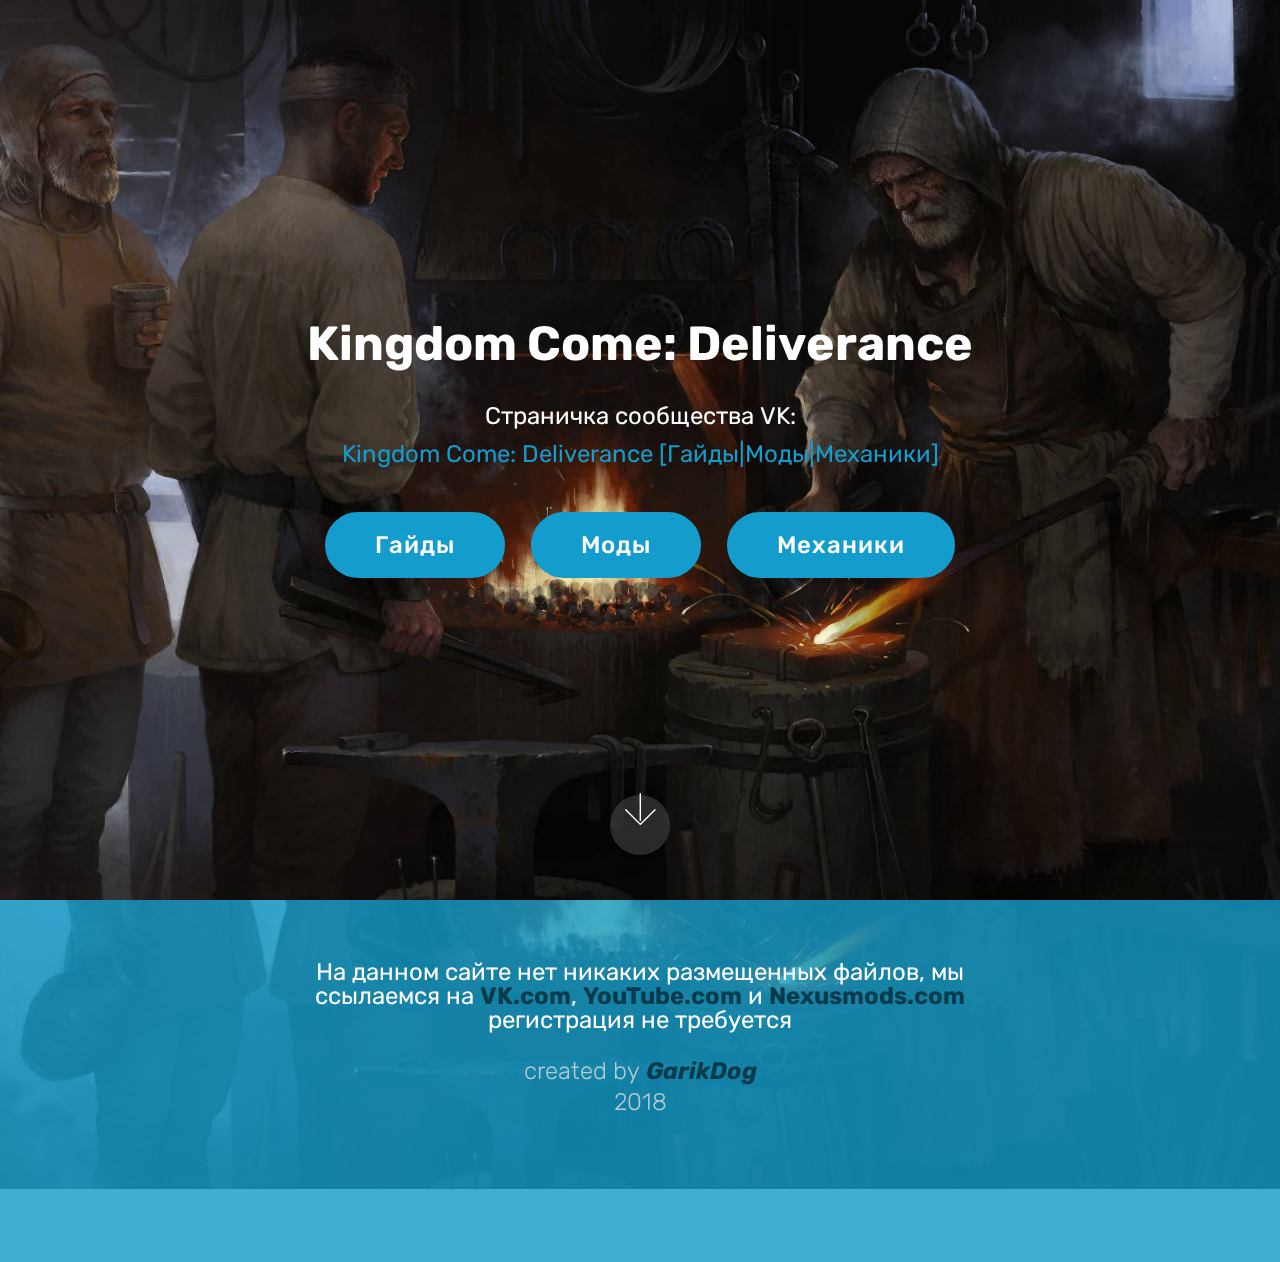
<file: index.html>
<!DOCTYPE html>
<html>
<head>
  <!-- Site made with Mobirise Website Builder v4.3.4, https://mobirise.com -->
  <meta charset="UTF-8">
  <meta http-equiv="X-UA-Compatible" content="IE=edge">
  <meta name="generator" content="Mobirise v4.3.4, mobirise.com">
  <meta name="viewport" content="width=device-width, initial-scale=1">
  <link rel="shortcut icon" href="assets/images/logo4.png" type="image/x-icon">
  <meta name="description" content="">
  <title>Home</title>
  <link rel="stylesheet" href="assets/web/assets/mobirise-icons/mobirise-icons.css">
  <link rel="stylesheet" href="assets/tether/tether.min.css">
  <link rel="stylesheet" href="assets/bootstrap/css/bootstrap.min.css">
  <link rel="stylesheet" href="assets/bootstrap/css/bootstrap-grid.min.css">
  <link rel="stylesheet" href="assets/bootstrap/css/bootstrap-reboot.min.css">
  <link rel="stylesheet" href="assets/theme/css/style.css">
  <link rel="stylesheet" href="assets/mobirise/css/mbr-additional.css" type="text/css">
  
  
  
</head>
<body>
<section class="cid-qLqIJd0Rzy mbr-fullscreen mbr-parallax-background" id="header2-a" data-rv-view="292">

    

    <div class="mbr-overlay" style="opacity: 0; background-color: rgb(118, 118, 118);"></div>

    <div class="container align-center">
        <div class="row justify-content-md-center">
            <div class="mbr-white col-md-10">
                <h1 class="mbr-section-title mbr-bold pb-3 mbr-fonts-style display-2">Kingdom Come: Deliverance</h1>
                
                <p class="mbr-text pb-3 mbr-fonts-style display-5">Страничка сообщества VK:
<br><a href="https://vk.com/k_c_deliverance">Kingdom Come: Deliverance [Гайды|Моды|Механики]</a></p>
                <div class="mbr-section-btn"><a class="btn btn-md btn-primary display-5" href="page1.html">Гайды</a> <a class="btn btn-md btn-primary display-5" href="page2.html">Моды</a> <a class="btn btn-md btn-primary display-5" href="page3.html">Механики</a></div>
            </div>
        </div>
    </div>
    <div class="mbr-arrow hidden-sm-down" aria-hidden="true">
        <a href="#next">
            <i class="mbri-down mbr-iconfont"></i>
        </a>
    </div>
</section>

<section class="engine"><a href="https://mobirise.co/j">design a website for free</a></section><section class="mbr-section content5 cid-qLqKnlaXFO mbr-parallax-background" id="content5-b" data-rv-view="295">

    

    <div class="mbr-overlay" style="opacity: 0.8; background-color: rgb(20, 157, 204);">
    </div>

    <div class="container">
        <div class="media-container-row">
            <div class="title col-12 col-md-8">
                <h2 class="align-center mbr-bold mbr-white pb-3 mbr-fonts-style display-5"><span style="font-weight: normal;">На данном сайте нет никаких размещенных файлов, мы ссылаемся на </span><a href="https://vk.com" class="text-secondary" style="font-weight: bold;" target="_blank">VK.com</a><span style="font-weight: normal;">, </span><a href="https://www.youtube.com/" target="_blank" class="text-secondary"><strong>YouTube.com</strong></a><span style="font-weight: normal;">&nbsp;и </span><a href="https://www.nexusmods.com/" target="_blank" class="text-secondary"><strong>Nexusmods.com</strong></a><br><span style="font-weight: normal;">регистрация не требуется</span></h2>
                <h3 class="mbr-section-subtitle align-center mbr-light mbr-white pb-3 mbr-fonts-style display-5">created by<em>&nbsp;</em><a href="https://vk.com/id467749028" target="_blank" class="text-secondary" style="font-weight: bold; font-style: italic;">GarikDog</a> <br>2018</h3>
                
                
            </div>
        </div>
    </div>
</section>


  <script src="assets/web/assets/jquery/jquery.min.js"></script>
  <script src="assets/popper/popper.min.js"></script>
  <script src="assets/tether/tether.min.js"></script>
  <script src="assets/bootstrap/js/bootstrap.min.js"></script>
  <script src="assets/smooth-scroll/smooth-scroll.js"></script>
  <script src="assets/jarallax/jarallax.min.js"></script>
  <script src="assets/theme/js/script.js"></script>
  
  
</body>
</html>
</file>
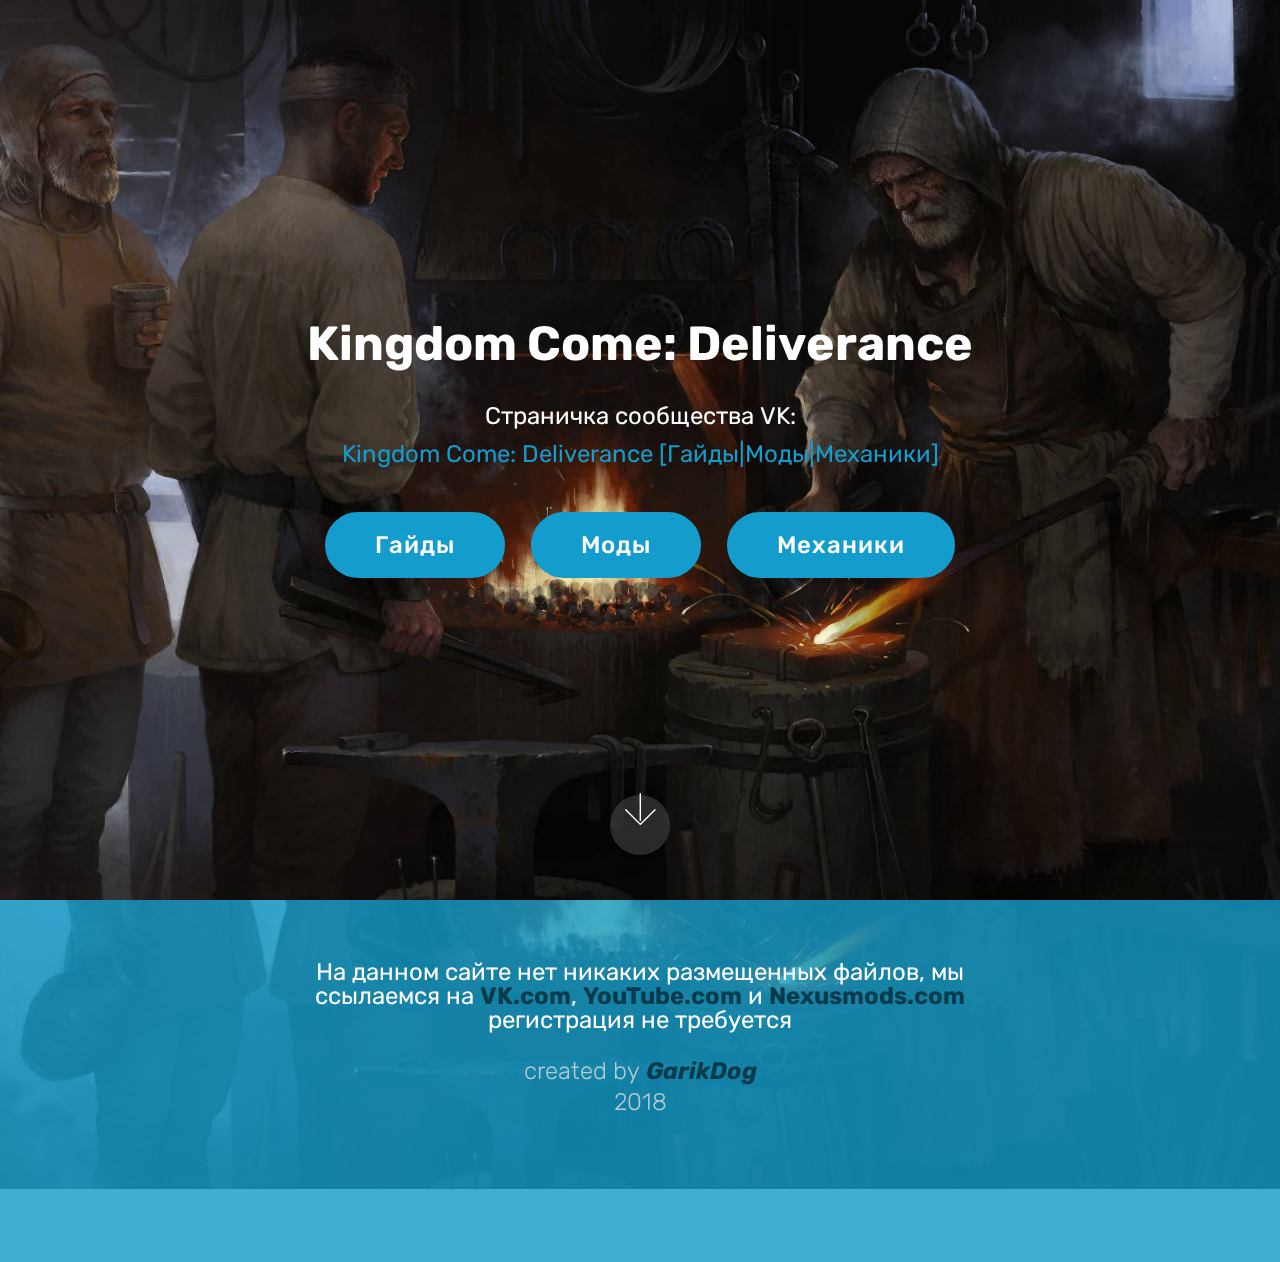
<file: guides-mods-mechanics.html>
<!DOCTYPE html>
<html>
<head>
  <!-- Site made with Mobirise Website Builder v4.3.4, https://mobirise.com -->
  <meta charset="UTF-8">
  <meta http-equiv="X-UA-Compatible" content="IE=edge">
  <meta name="generator" content="Mobirise v4.3.4, mobirise.com">
  <meta name="viewport" content="width=device-width, initial-scale=1">
  <link rel="shortcut icon" href="assets/images/logo4.png" type="image/x-icon">
  <meta name="description" content="">
  <title>kcdeliverance-guides-mods-mechanics</title>
  <link rel="stylesheet" href="assets/web/assets/mobirise-icons/mobirise-icons.css">
  <link rel="stylesheet" href="assets/tether/tether.min.css">
  <link rel="stylesheet" href="assets/bootstrap/css/bootstrap.min.css">
  <link rel="stylesheet" href="assets/bootstrap/css/bootstrap-grid.min.css">
  <link rel="stylesheet" href="assets/bootstrap/css/bootstrap-reboot.min.css">
  <link rel="stylesheet" href="assets/theme/css/style.css">
  <link rel="stylesheet" href="assets/mobirise/css/mbr-additional.css" type="text/css">
  
  
  
</head>
<body>
<section class="cid-qLqIJd0Rzy mbr-fullscreen mbr-parallax-background" id="header2-a" data-rv-view="114">

    

    <div class="mbr-overlay" style="opacity: 0; background-color: rgb(118, 118, 118);"></div>

    <div class="container align-center">
        <div class="row justify-content-md-center">
            <div class="mbr-white col-md-10">
                <h1 class="mbr-section-title mbr-bold pb-3 mbr-fonts-style display-2">Kingdom Come: Deliverance</h1>
                
                <p class="mbr-text pb-3 mbr-fonts-style display-5">Страничка сообщества VK:
<br><a href="https://vk.com/k_c_deliverance" target="_blank">Kingdom Come: Deliverance [Гайды|Моды|Механики]</a></p>
                <div class="mbr-section-btn"><a class="btn btn-md btn-primary display-5" href="page1.html">Гайды</a> <a class="btn btn-md btn-primary display-5" href="page2.html">Моды</a> <a class="btn btn-md btn-primary display-5" href="page3.html">Механики</a></div>
            </div>
        </div>
    </div>
    <div class="mbr-arrow hidden-sm-down" aria-hidden="true">
        <a href="#next">
            <i class="mbri-down mbr-iconfont"></i>
        </a>
    </div>
</section>

<section class="engine"><a href="https://mobirise.co/q">bootstrap slideshow</a></section><section class="mbr-section content5 cid-qLqKnlaXFO mbr-parallax-background" id="content5-b" data-rv-view="117">

    

    <div class="mbr-overlay" style="opacity: 0.8; background-color: rgb(20, 157, 204);">
    </div>

    <div class="container">
        <div class="media-container-row">
            <div class="title col-12 col-md-8">
                <h2 class="align-center mbr-bold mbr-white pb-3 mbr-fonts-style display-5"><span style="font-weight: normal;">На данном сайте нет никаких размещенных файлов, мы ссылаемся на </span><a href="https://vk.com" class="text-secondary" style="font-weight: bold;" target="_blank">VK.com</a><span style="font-weight: normal;">, </span><a href="https://www.youtube.com/" target="_blank" class="text-secondary"><strong>YouTube.com</strong></a><span style="font-weight: normal;">&nbsp;и </span><a href="https://www.nexusmods.com/" target="_blank" class="text-secondary"><strong>Nexusmods.com</strong></a><br><span style="font-weight: normal;">регистрация не требуется</span></h2>
                <h3 class="mbr-section-subtitle align-center mbr-light mbr-white pb-3 mbr-fonts-style display-5">created by<em>&nbsp;</em><a href="https://vk.com/id467749028" target="_blank" class="text-secondary" style="font-weight: bold; font-style: italic;">GarikDog</a> <br>2018</h3>
                
                
            </div>
        </div>
    </div>
</section>


  <script src="assets/web/assets/jquery/jquery.min.js"></script>
  <script src="assets/popper/popper.min.js"></script>
  <script src="assets/tether/tether.min.js"></script>
  <script src="assets/bootstrap/js/bootstrap.min.js"></script>
  <script src="assets/smooth-scroll/smooth-scroll.js"></script>
  <script src="assets/jarallax/jarallax.min.js"></script>
  <script src="assets/theme/js/script.js"></script>
  
  
</body>
</html>
</file>
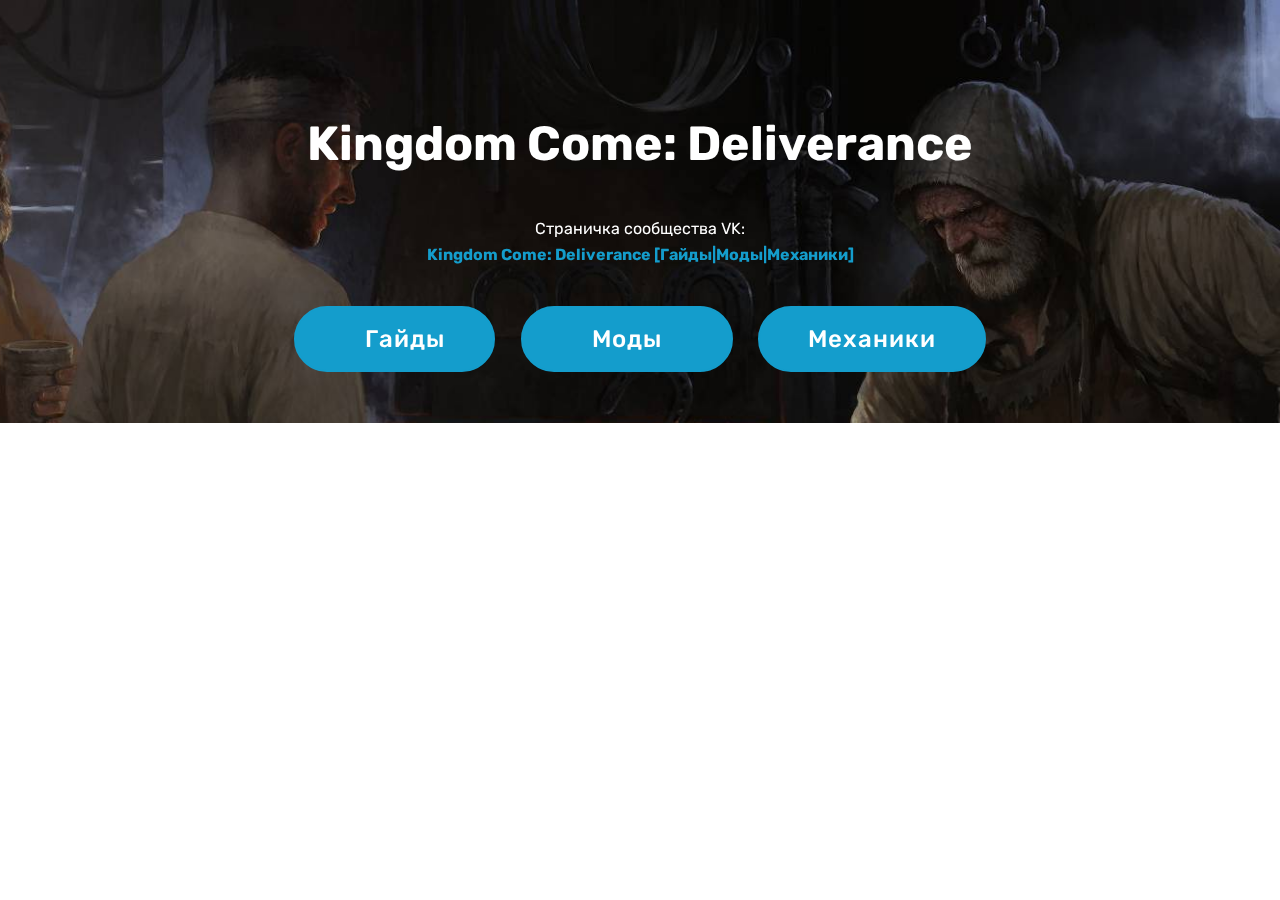
<file: guides.html>
<!DOCTYPE html>
<html>
<head>
  <!-- Site made with Mobirise Website Builder v4.3.4, https://mobirise.com -->
  <meta charset="UTF-8">
  <meta http-equiv="X-UA-Compatible" content="IE=edge">
  <meta name="generator" content="Mobirise v4.3.4, mobirise.com">
  <meta name="viewport" content="width=device-width, initial-scale=1">
  <link rel="shortcut icon" href="assets/images/logo4.png" type="image/x-icon">
  <meta name="description" content="">
  <title>guides</title>
  <link rel="stylesheet" href="assets/tether/tether.min.css">
  <link rel="stylesheet" href="assets/bootstrap/css/bootstrap.min.css">
  <link rel="stylesheet" href="assets/bootstrap/css/bootstrap-grid.min.css">
  <link rel="stylesheet" href="assets/bootstrap/css/bootstrap-reboot.min.css">
  <link rel="stylesheet" href="assets/theme/css/style.css">
  <link rel="stylesheet" href="assets/mobirise/css/mbr-additional.css" type="text/css">
  
  
  
</head>
<body>
<section class="mbr-section content5 cid-qLqo4Zfpms mbr-parallax-background" id="content5-5" data-rv-view="111">

    

    

    <div class="container">
        <div class="media-container-row">
            <div class="title col-12 col-md-8">
                <h2 class="align-center mbr-bold mbr-white pb-3 mbr-fonts-style display-2">Kingdom Come: Deliverance</h2>
                <h3 class="mbr-section-subtitle align-center mbr-light mbr-white pb-3 mbr-fonts-style display-2"></h3>
                <p class="mbr-text align-center mbr-white pb-3 mbr-fonts-style display-7">Страничка сообщества VK:<br> <a href="https://vk.com/k_c_deliverance" target="_blank"><strong>Kingdom Come: Deliverance [Гайды|Моды|Механики]</strong></a></p>
                <div class="mbr-section-btn align-center"><a class="btn btn-primary display-5" href="page1.html">&nbsp; &nbsp;Гайды</a> <a class="btn btn-primary display-5" href="page2.html">&nbsp; &nbsp;Моды &nbsp;&nbsp;</a> <a class="btn btn-primary display-5" href="page3.html">Механики</a></div>
            </div>
        </div>
    </div>
</section>


  <section class="engine"><a href="https://mobirise.co/m">bootstrap table</a></section><script src="assets/web/assets/jquery/jquery.min.js"></script>
  <script src="assets/popper/popper.min.js"></script>
  <script src="assets/tether/tether.min.js"></script>
  <script src="assets/bootstrap/js/bootstrap.min.js"></script>
  <script src="assets/smooth-scroll/smooth-scroll.js"></script>
  <script src="assets/jarallax/jarallax.min.js"></script>
  <script src="assets/theme/js/script.js"></script>
  
  
</body>
</html>
</file>
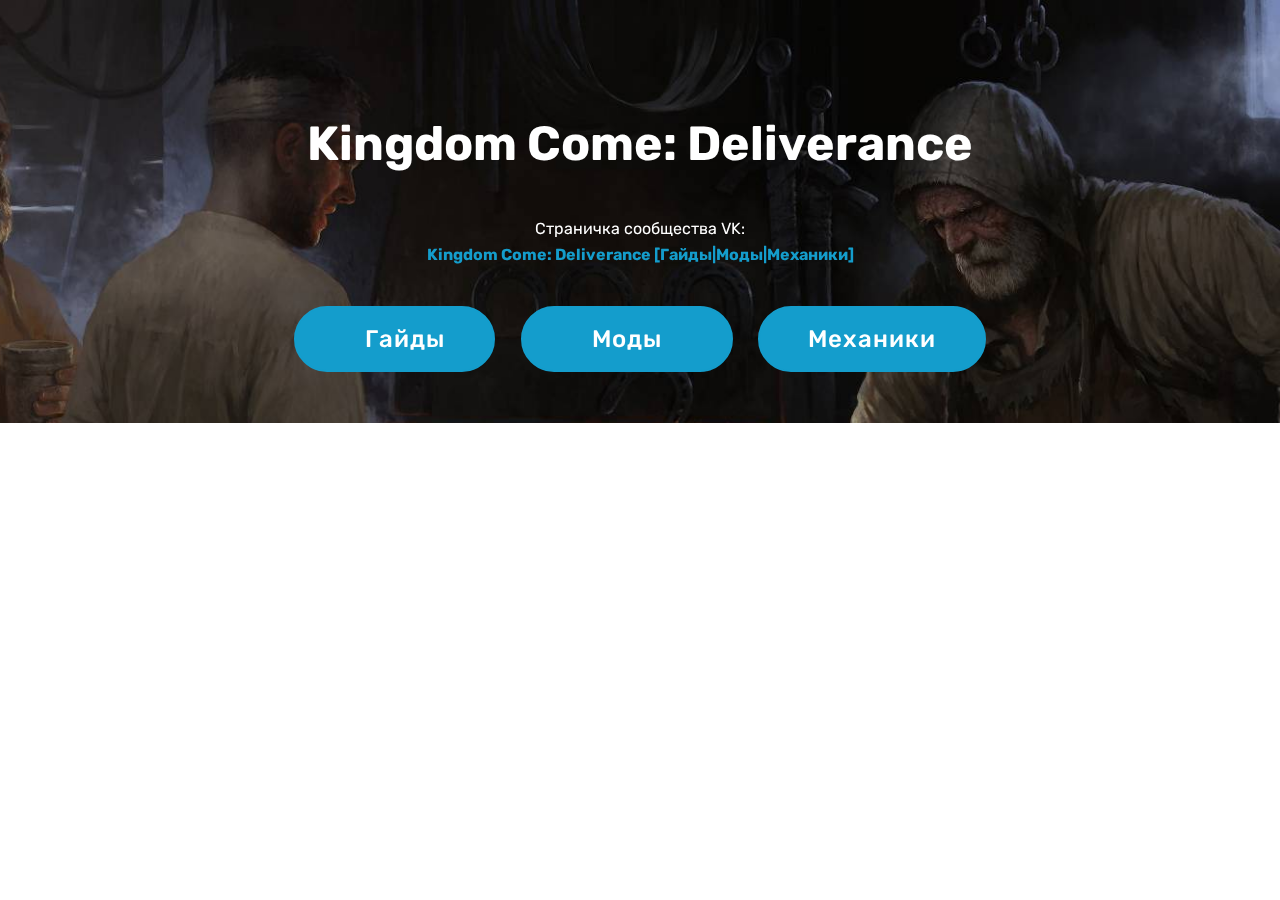
<file: mechanics.html>
<!DOCTYPE html>
<html>
<head>
  <!-- Site made with Mobirise Website Builder v4.3.4, https://mobirise.com -->
  <meta charset="UTF-8">
  <meta http-equiv="X-UA-Compatible" content="IE=edge">
  <meta name="generator" content="Mobirise v4.3.4, mobirise.com">
  <meta name="viewport" content="width=device-width, initial-scale=1">
  <link rel="shortcut icon" href="assets/images/logo4.png" type="image/x-icon">
  <meta name="description" content="">
  <title>mechanics</title>
  <link rel="stylesheet" href="assets/tether/tether.min.css">
  <link rel="stylesheet" href="assets/bootstrap/css/bootstrap.min.css">
  <link rel="stylesheet" href="assets/bootstrap/css/bootstrap-grid.min.css">
  <link rel="stylesheet" href="assets/bootstrap/css/bootstrap-reboot.min.css">
  <link rel="stylesheet" href="assets/theme/css/style.css">
  <link rel="stylesheet" href="assets/mobirise/css/mbr-additional.css" type="text/css">
  
  
  
</head>
<body>
<section class="mbr-section content5 cid-qLqo4Zfpms mbr-parallax-background" id="content5-7" data-rv-view="102">

    

    

    <div class="container">
        <div class="media-container-row">
            <div class="title col-12 col-md-8">
                <h2 class="align-center mbr-bold mbr-white pb-3 mbr-fonts-style display-2">Kingdom Come: Deliverance</h2>
                <h3 class="mbr-section-subtitle align-center mbr-light mbr-white pb-3 mbr-fonts-style display-2"></h3>
                <p class="mbr-text align-center mbr-white pb-3 mbr-fonts-style display-7">Страничка сообщества VK:<br> <a href="https://vk.com/k_c_deliverance" target="_blank"><strong>Kingdom Come: Deliverance [Гайды|Моды|Механики]</strong></a></p>
                <div class="mbr-section-btn align-center"><a class="btn btn-primary display-5" href="page1.html">&nbsp; &nbsp;Гайды</a> <a class="btn btn-primary display-5" href="page2.html">&nbsp; &nbsp;Моды &nbsp;&nbsp;</a> <a class="btn btn-primary display-5" href="page3.html">Механики</a></div>
            </div>
        </div>
    </div>
</section>


  <section class="engine"><a href="https://mobirise.co/k">free bootstrap templates</a></section><script src="assets/web/assets/jquery/jquery.min.js"></script>
  <script src="assets/popper/popper.min.js"></script>
  <script src="assets/tether/tether.min.js"></script>
  <script src="assets/bootstrap/js/bootstrap.min.js"></script>
  <script src="assets/smooth-scroll/smooth-scroll.js"></script>
  <script src="assets/jarallax/jarallax.min.js"></script>
  <script src="assets/theme/js/script.js"></script>
  
  
</body>
</html>
</file>
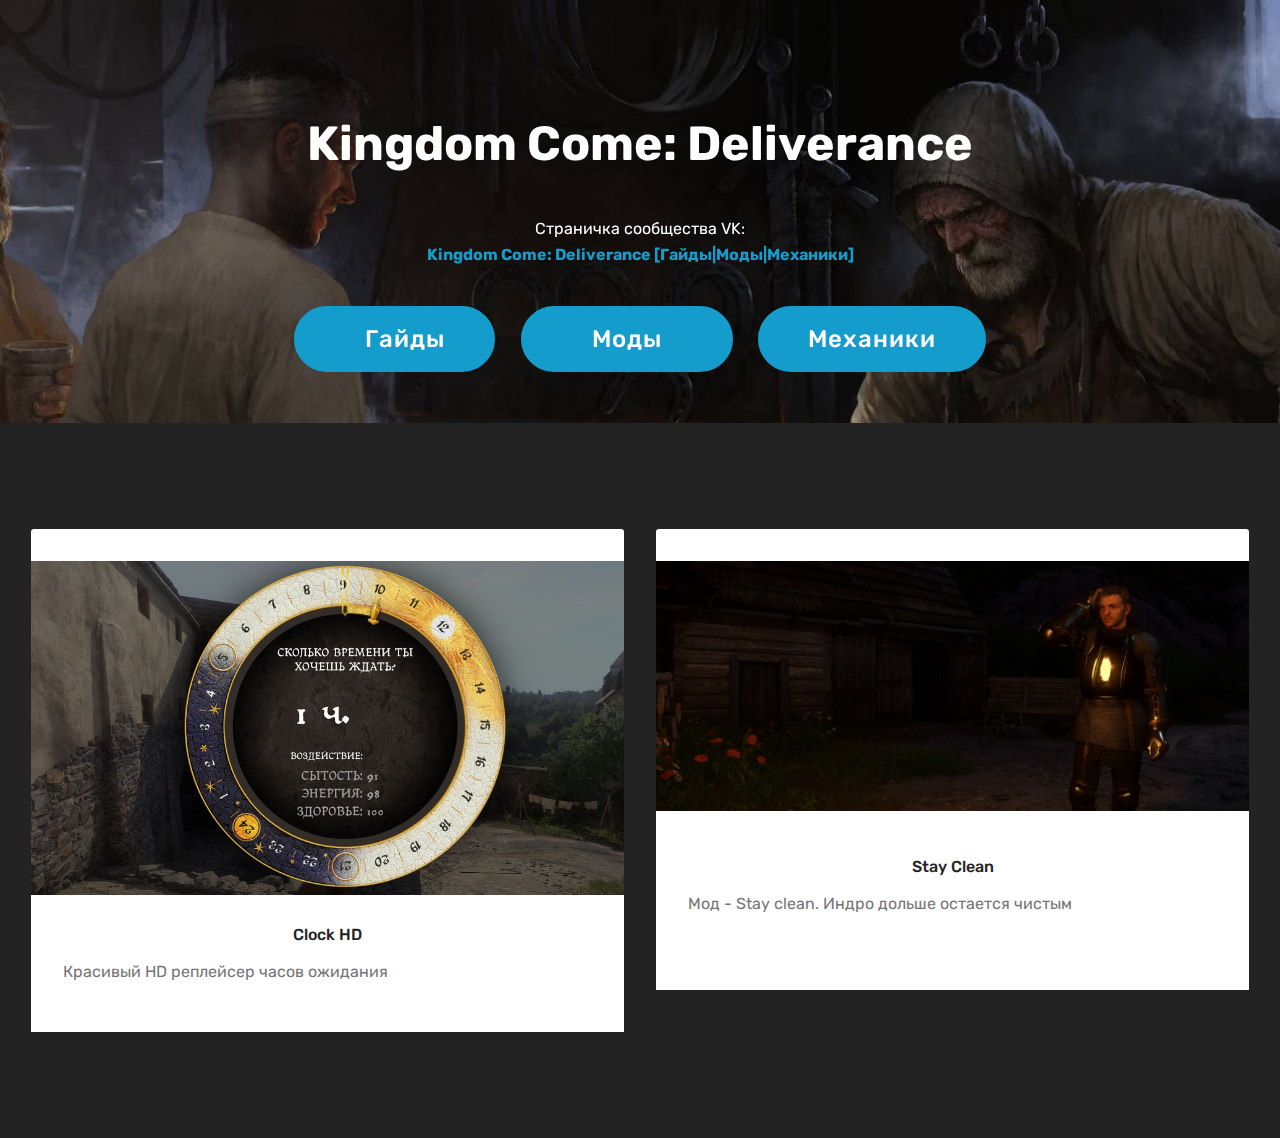
<file: mods.html>
<!DOCTYPE html>
<html>
<head>
  <!-- Site made with Mobirise Website Builder v4.3.4, https://mobirise.com -->
  <meta charset="UTF-8">
  <meta http-equiv="X-UA-Compatible" content="IE=edge">
  <meta name="generator" content="Mobirise v4.3.4, mobirise.com">
  <meta name="viewport" content="width=device-width, initial-scale=1">
  <link rel="shortcut icon" href="assets/images/logo4.png" type="image/x-icon">
  <meta name="description" content="">
  <title>mods</title>
  <link rel="stylesheet" href="assets/tether/tether.min.css">
  <link rel="stylesheet" href="assets/bootstrap/css/bootstrap.min.css">
  <link rel="stylesheet" href="assets/bootstrap/css/bootstrap-grid.min.css">
  <link rel="stylesheet" href="assets/bootstrap/css/bootstrap-reboot.min.css">
  <link rel="stylesheet" href="assets/theme/css/style.css">
  <link rel="stylesheet" href="assets/mobirise/css/mbr-additional.css" type="text/css">
  
  
  
</head>
<body>
<section class="mbr-section content5 cid-qLqo4Zfpms mbr-parallax-background" id="content5-6" data-rv-view="105">

    

    

    <div class="container">
        <div class="media-container-row">
            <div class="title col-12 col-md-8">
                <h2 class="align-center mbr-bold mbr-white pb-3 mbr-fonts-style display-2">Kingdom Come: Deliverance</h2>
                <h3 class="mbr-section-subtitle align-center mbr-light mbr-white pb-3 mbr-fonts-style display-2"></h3>
                <p class="mbr-text align-center mbr-white pb-3 mbr-fonts-style display-7">Страничка сообщества VK:<br> <a href="https://vk.com/k_c_deliverance" target="_blank"><strong>Kingdom Come: Deliverance [Гайды|Моды|Механики]</strong></a></p>
                <div class="mbr-section-btn align-center"><a class="btn btn-primary display-5" href="page1.html">&nbsp; &nbsp;Гайды</a> <a class="btn btn-primary display-5" href="page2.html">&nbsp; &nbsp;Моды &nbsp;&nbsp;</a> <a class="btn btn-primary display-5" href="page3.html">Механики</a></div>
            </div>
        </div>
    </div>
</section>

<section class="engine"><a href="https://mobirise.co">Mobirise</a></section><section class="features3 cid-qLrU2IajDb" id="features17-1r" data-rv-view="108">
    
    

    
    <div class="container-fluid">
        <div class="media-container-row">
            <div class="card p-3 col-12 col-md-6">
                <div class="card-wrapper">
                    <div class="card-img">
                        <a href="page4.html" target="_blank"><img src="assets/images/353-1520242621-1995147233-1920x1080.jpg" alt="Mobirise" title="" media-simple="true"></a>
                    </div>
                    <div class="card-box">
                        <h4 class="card-title pb-3 mbr-fonts-style display-7">
                            Clock HD</h4>
                        <p class="mbr-text mbr-fonts-style display-7">Красивый HD реплейсер часов ожидания</p>
                    </div>
                </div>
            </div>

            <div class="card p-3 col-12 col-md-6">
                <div class="card-wrapper">
                    <div class="card-img">
                        <a href="page5.html" target="_blank"><img src="assets/images/146-1519252944-1892209832-2560x1080.jpg" alt="Mobirise" title="" media-simple="true"></a>
                    </div>
                    <div class="card-box">
                        <h4 class="card-title pb-3 mbr-fonts-style display-7"><br>Stay Clean</h4>
                        <p class="mbr-text mbr-fonts-style display-7">
                            Мод - Stay clean. Индро дольше остается чистым<br><br></p>
                    </div>
                </div>
            </div>

            

            
            
            
        </div>
    </div>
</section>


  <script src="assets/web/assets/jquery/jquery.min.js"></script>
  <script src="assets/popper/popper.min.js"></script>
  <script src="assets/tether/tether.min.js"></script>
  <script src="assets/bootstrap/js/bootstrap.min.js"></script>
  <script src="assets/smooth-scroll/smooth-scroll.js"></script>
  <script src="assets/jarallax/jarallax.min.js"></script>
  <script src="assets/theme/js/script.js"></script>
  
  
</body>
</html>
</file>
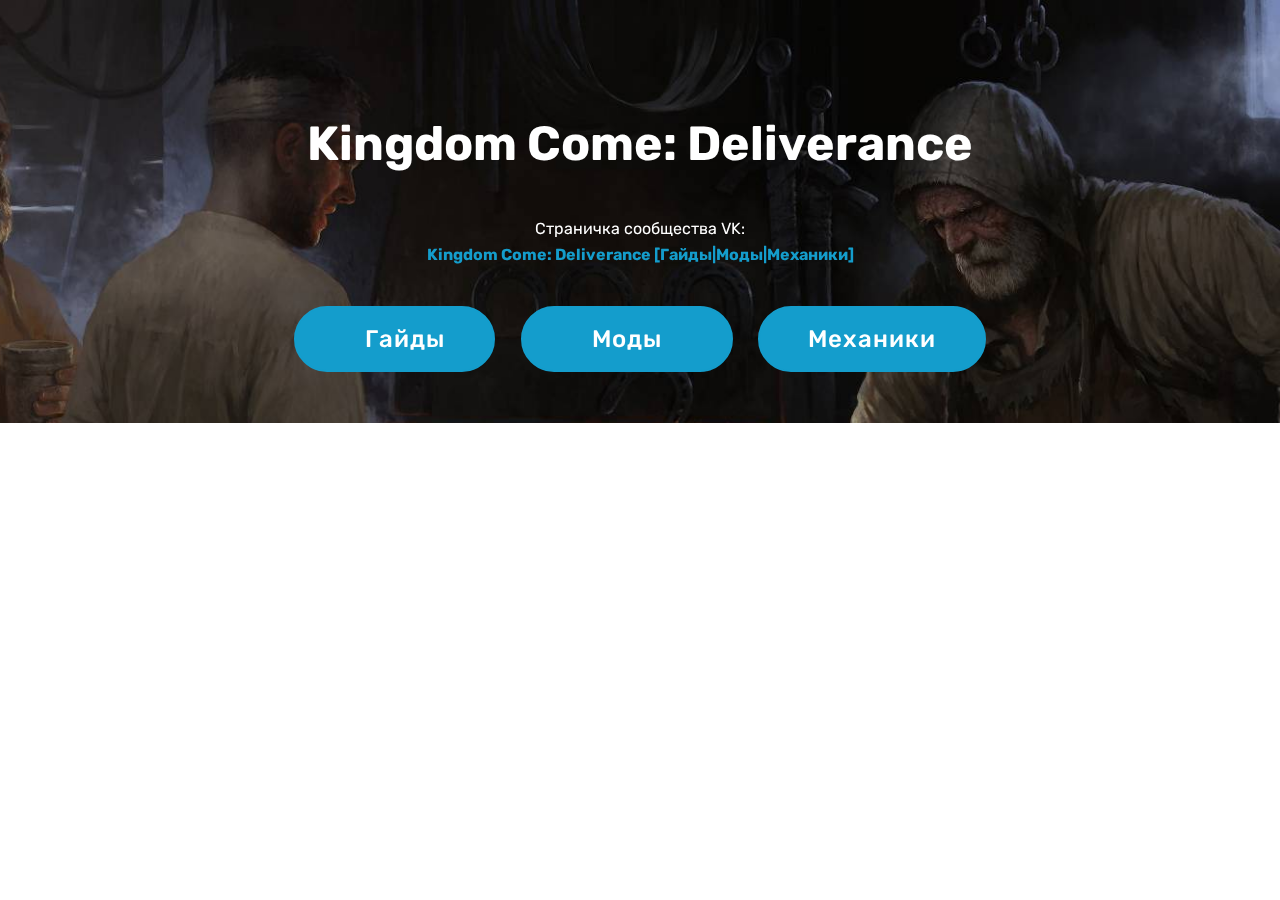
<file: page1.html>
<!DOCTYPE html>
<html>
<head>
  <!-- Site made with Mobirise Website Builder v4.3.4, https://mobirise.com -->
  <meta charset="UTF-8">
  <meta http-equiv="X-UA-Compatible" content="IE=edge">
  <meta name="generator" content="Mobirise v4.3.4, mobirise.com">
  <meta name="viewport" content="width=device-width, initial-scale=1">
  <link rel="shortcut icon" href="assets/images/logo4.png" type="image/x-icon">
  <meta name="description" content="">
  <title>guides</title>
  <link rel="stylesheet" href="assets/tether/tether.min.css">
  <link rel="stylesheet" href="assets/bootstrap/css/bootstrap.min.css">
  <link rel="stylesheet" href="assets/bootstrap/css/bootstrap-grid.min.css">
  <link rel="stylesheet" href="assets/bootstrap/css/bootstrap-reboot.min.css">
  <link rel="stylesheet" href="assets/theme/css/style.css">
  <link rel="stylesheet" href="assets/mobirise/css/mbr-additional.css" type="text/css">
  
  
  
</head>
<body>
<section class="mbr-section content5 cid-qLqo4Zfpms mbr-parallax-background" id="content5-5" data-rv-view="298">

    

    

    <div class="container">
        <div class="media-container-row">
            <div class="title col-12 col-md-8">
                <h2 class="align-center mbr-bold mbr-white pb-3 mbr-fonts-style display-2">Kingdom Come: Deliverance</h2>
                <h3 class="mbr-section-subtitle align-center mbr-light mbr-white pb-3 mbr-fonts-style display-2"></h3>
                <p class="mbr-text align-center mbr-white pb-3 mbr-fonts-style display-7">Страничка сообщества VK:<br> <a href="https://vk.com/k_c_deliverance"><strong>Kingdom Come: Deliverance [Гайды|Моды|Механики]</strong></a></p>
                <div class="mbr-section-btn align-center"><a class="btn btn-primary display-5" href="page1.html">&nbsp; &nbsp;Гайды</a> <a class="btn btn-primary display-5" href="page2.html">&nbsp; &nbsp;Моды &nbsp;&nbsp;</a> <a class="btn btn-primary display-5" href="page3.html">Механики</a></div>
            </div>
        </div>
    </div>
</section>


  <section class="engine"><a href="https://mobirise.co/o">bootstrap buttons</a></section><script src="assets/web/assets/jquery/jquery.min.js"></script>
  <script src="assets/popper/popper.min.js"></script>
  <script src="assets/tether/tether.min.js"></script>
  <script src="assets/bootstrap/js/bootstrap.min.js"></script>
  <script src="assets/smooth-scroll/smooth-scroll.js"></script>
  <script src="assets/jarallax/jarallax.min.js"></script>
  <script src="assets/theme/js/script.js"></script>
  
  
</body>
</html>
</file>
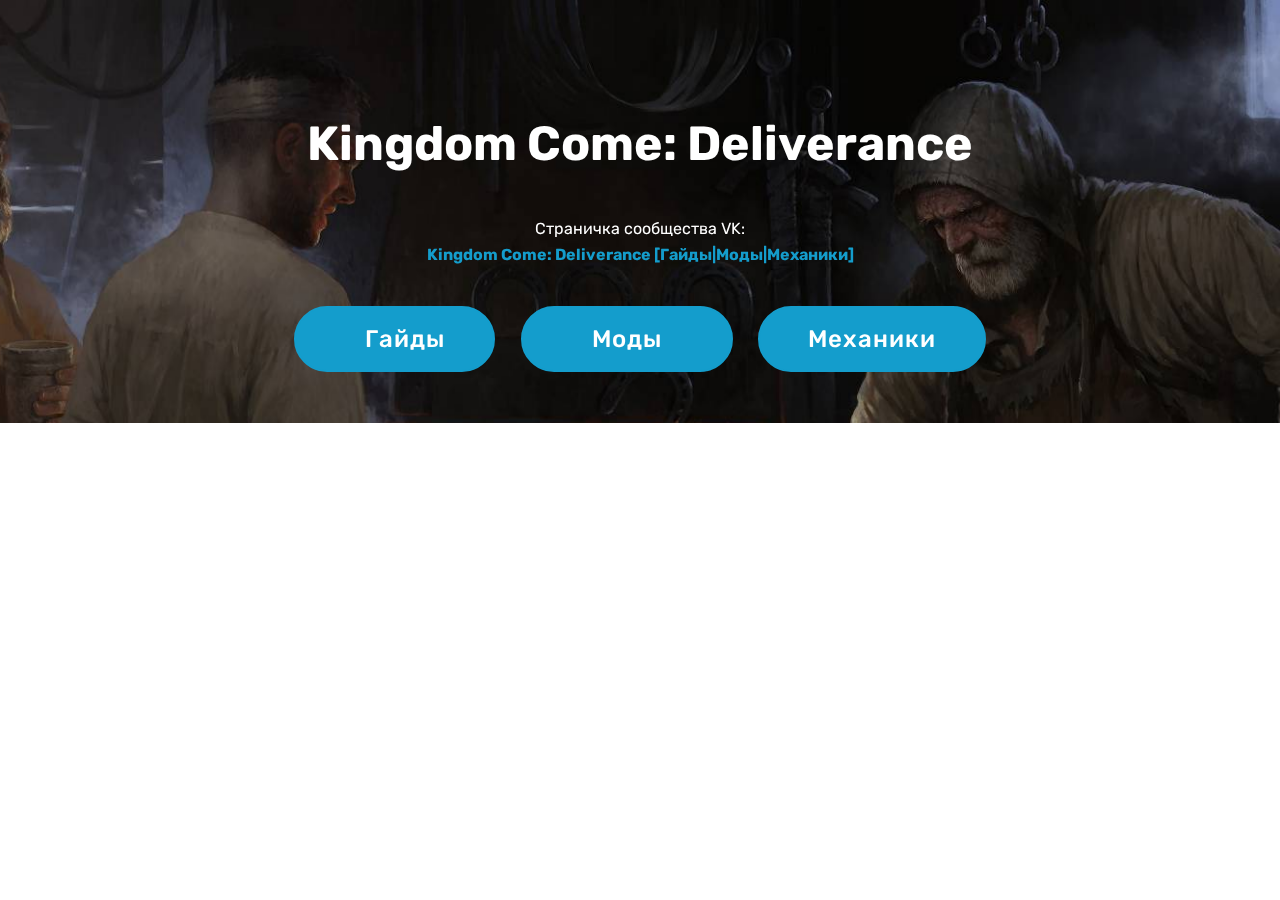
<file: page2.html>
<!DOCTYPE html>
<html>
<head>
  <!-- Site made with Mobirise Website Builder v4.3.4, https://mobirise.com -->
  <meta charset="UTF-8">
  <meta http-equiv="X-UA-Compatible" content="IE=edge">
  <meta name="generator" content="Mobirise v4.3.4, mobirise.com">
  <meta name="viewport" content="width=device-width, initial-scale=1">
  <link rel="shortcut icon" href="assets/images/logo4.png" type="image/x-icon">
  <meta name="description" content="">
  <title>mods</title>
  <link rel="stylesheet" href="assets/tether/tether.min.css">
  <link rel="stylesheet" href="assets/bootstrap/css/bootstrap.min.css">
  <link rel="stylesheet" href="assets/bootstrap/css/bootstrap-grid.min.css">
  <link rel="stylesheet" href="assets/bootstrap/css/bootstrap-reboot.min.css">
  <link rel="stylesheet" href="assets/theme/css/style.css">
  <link rel="stylesheet" href="assets/mobirise/css/mbr-additional.css" type="text/css">
  
  
  
</head>
<body>
<section class="mbr-section content5 cid-qLqo4Zfpms mbr-parallax-background" id="content5-6" data-rv-view="301">

    

    

    <div class="container">
        <div class="media-container-row">
            <div class="title col-12 col-md-8">
                <h2 class="align-center mbr-bold mbr-white pb-3 mbr-fonts-style display-2">Kingdom Come: Deliverance</h2>
                <h3 class="mbr-section-subtitle align-center mbr-light mbr-white pb-3 mbr-fonts-style display-2"></h3>
                <p class="mbr-text align-center mbr-white pb-3 mbr-fonts-style display-7">Страничка сообщества VK:<br> <a href="https://vk.com/k_c_deliverance"><strong>Kingdom Come: Deliverance [Гайды|Моды|Механики]</strong></a></p>
                <div class="mbr-section-btn align-center"><a class="btn btn-primary display-5" href="page1.html">&nbsp; &nbsp;Гайды</a> <a class="btn btn-primary display-5" href="page2.html">&nbsp; &nbsp;Моды &nbsp;&nbsp;</a> <a class="btn btn-primary display-5" href="page3.html">Механики</a></div>
            </div>
        </div>
    </div>
</section>


  <section class="engine"><a href="https://mobirise.co/j">design a website</a></section><script src="assets/web/assets/jquery/jquery.min.js"></script>
  <script src="assets/popper/popper.min.js"></script>
  <script src="assets/tether/tether.min.js"></script>
  <script src="assets/bootstrap/js/bootstrap.min.js"></script>
  <script src="assets/smooth-scroll/smooth-scroll.js"></script>
  <script src="assets/jarallax/jarallax.min.js"></script>
  <script src="assets/theme/js/script.js"></script>
  
  
</body>
</html>
</file>
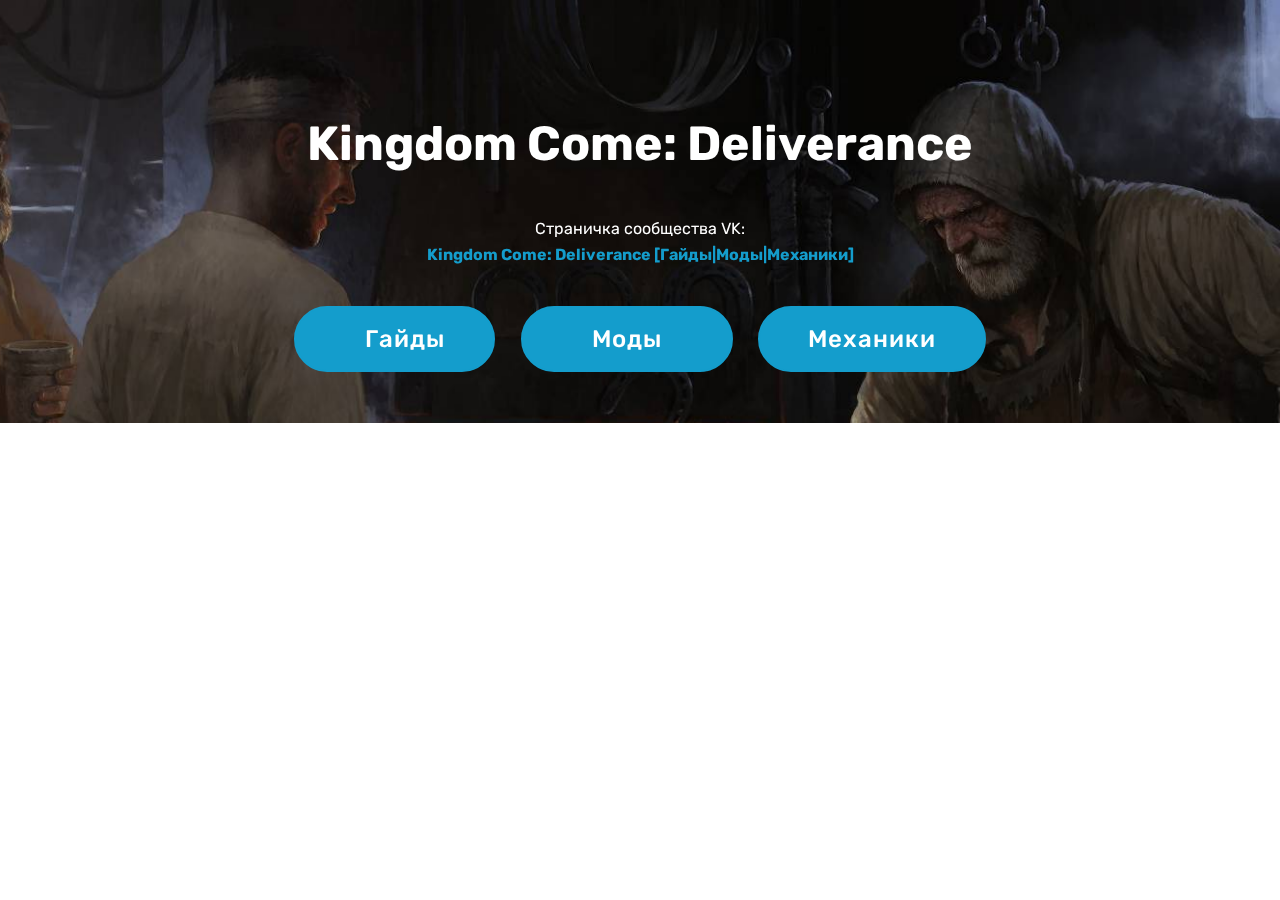
<file: page3.html>
<!DOCTYPE html>
<html>
<head>
  <!-- Site made with Mobirise Website Builder v4.3.4, https://mobirise.com -->
  <meta charset="UTF-8">
  <meta http-equiv="X-UA-Compatible" content="IE=edge">
  <meta name="generator" content="Mobirise v4.3.4, mobirise.com">
  <meta name="viewport" content="width=device-width, initial-scale=1">
  <link rel="shortcut icon" href="assets/images/logo4.png" type="image/x-icon">
  <meta name="description" content="">
  <title>mechanics</title>
  <link rel="stylesheet" href="assets/tether/tether.min.css">
  <link rel="stylesheet" href="assets/bootstrap/css/bootstrap.min.css">
  <link rel="stylesheet" href="assets/bootstrap/css/bootstrap-grid.min.css">
  <link rel="stylesheet" href="assets/bootstrap/css/bootstrap-reboot.min.css">
  <link rel="stylesheet" href="assets/theme/css/style.css">
  <link rel="stylesheet" href="assets/mobirise/css/mbr-additional.css" type="text/css">
  
  
  
</head>
<body>
<section class="mbr-section content5 cid-qLqo4Zfpms mbr-parallax-background" id="content5-7" data-rv-view="304">

    

    

    <div class="container">
        <div class="media-container-row">
            <div class="title col-12 col-md-8">
                <h2 class="align-center mbr-bold mbr-white pb-3 mbr-fonts-style display-2">Kingdom Come: Deliverance</h2>
                <h3 class="mbr-section-subtitle align-center mbr-light mbr-white pb-3 mbr-fonts-style display-2"></h3>
                <p class="mbr-text align-center mbr-white pb-3 mbr-fonts-style display-7">Страничка сообщества VK:<br> <a href="https://vk.com/k_c_deliverance"><strong>Kingdom Come: Deliverance [Гайды|Моды|Механики]</strong></a></p>
                <div class="mbr-section-btn align-center"><a class="btn btn-primary display-5" href="page1.html">&nbsp; &nbsp;Гайды</a> <a class="btn btn-primary display-5" href="page2.html">&nbsp; &nbsp;Моды &nbsp;&nbsp;</a> <a class="btn btn-primary display-5" href="page3.html">Механики</a></div>
            </div>
        </div>
    </div>
</section>


  <section class="engine"><a href="https://mobirise.co/g">how to create your own website for free</a></section><script src="assets/web/assets/jquery/jquery.min.js"></script>
  <script src="assets/popper/popper.min.js"></script>
  <script src="assets/tether/tether.min.js"></script>
  <script src="assets/bootstrap/js/bootstrap.min.js"></script>
  <script src="assets/smooth-scroll/smooth-scroll.js"></script>
  <script src="assets/jarallax/jarallax.min.js"></script>
  <script src="assets/theme/js/script.js"></script>
  
  
</body>
</html>
</file>
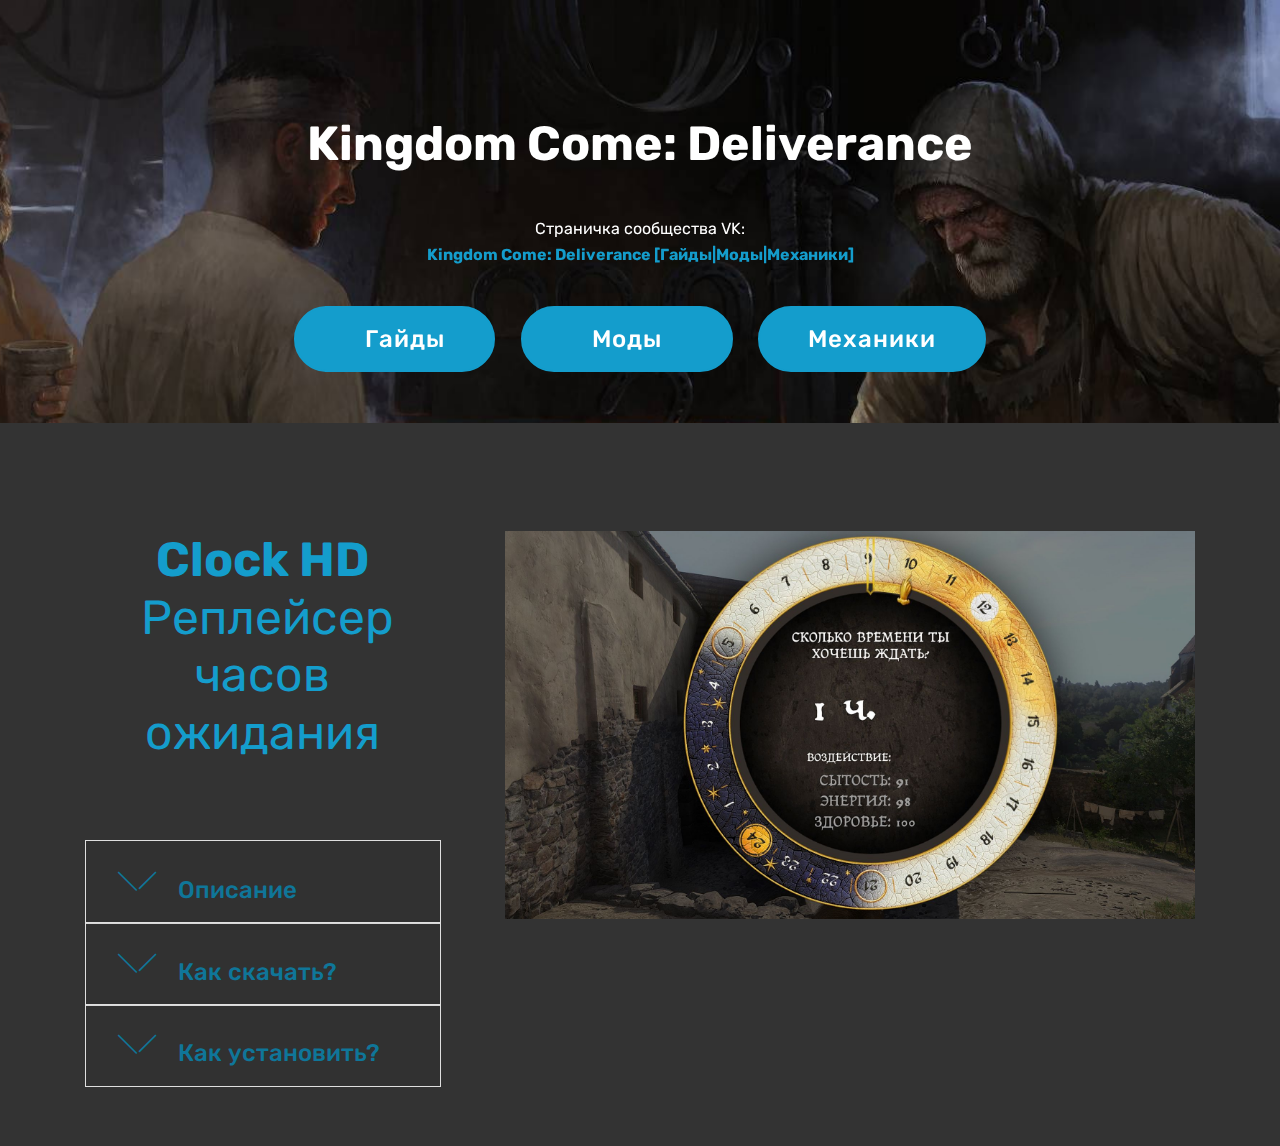
<file: page4.html>
<!DOCTYPE html>
<html>
<head>
  <!-- Site made with Mobirise Website Builder v4.3.4, https://mobirise.com -->
  <meta charset="UTF-8">
  <meta http-equiv="X-UA-Compatible" content="IE=edge">
  <meta name="generator" content="Mobirise v4.3.4, mobirise.com">
  <meta name="viewport" content="width=device-width, initial-scale=1">
  <link rel="shortcut icon" href="assets/images/logo4.png" type="image/x-icon">
  <meta name="description" content="Website Maker Description">
  <title>Mod1clock</title>
  <link rel="stylesheet" href="assets/web/assets/mobirise-icons/mobirise-icons.css">
  <link rel="stylesheet" href="assets/tether/tether.min.css">
  <link rel="stylesheet" href="assets/bootstrap/css/bootstrap.min.css">
  <link rel="stylesheet" href="assets/bootstrap/css/bootstrap-grid.min.css">
  <link rel="stylesheet" href="assets/bootstrap/css/bootstrap-reboot.min.css">
  <link rel="stylesheet" href="assets/theme/css/style.css">
  <link rel="stylesheet" href="assets/mobirise/css/mbr-additional.css" type="text/css">
  
  
  
</head>
<body>
<section class="mbr-section content5 cid-qLrvEijKrx mbr-parallax-background" id="content5-16" data-rv-view="120">

    

    

    <div class="container">
        <div class="media-container-row">
            <div class="title col-12 col-md-8">
                <h2 class="align-center mbr-bold mbr-white pb-3 mbr-fonts-style display-2">Kingdom Come: Deliverance</h2>
                <h3 class="mbr-section-subtitle align-center mbr-light mbr-white pb-3 mbr-fonts-style display-2"></h3>
                <p class="mbr-text align-center mbr-white pb-3 mbr-fonts-style display-7">Страничка сообщества VK:<br> <a href="https://vk.com/k_c_deliverance" target="_blank"><strong>Kingdom Come: Deliverance [Гайды|Моды|Механики]</strong></a></p>
                <div class="mbr-section-btn align-center"><a class="btn btn-primary display-5" href="page1.html">&nbsp; &nbsp;Гайды</a> <a class="btn btn-primary display-5" href="page2.html">&nbsp; &nbsp;Моды &nbsp;&nbsp;</a> <a class="btn btn-primary display-5" href="page3.html">Механики</a></div>
            </div>
        </div>
    </div>
</section>

<section class="engine"><a href="https://mobirise.co/c">website maker</a></section><section class="accordion2 cid-qLrvXdCpP3" id="accordion2-18" data-rv-view="123">

    


    
    <div class="container">
        <div class="media-container-row pt-5">
            <div class="accordion-content">
                <h2 class="mbr-section-title align-center pb-3 mbr-fonts-style display-2"><a href="https://www.nexusmods.com/kingdomcomedeliverance/mods/343?tab=description" target="_blank"><strong>Clock HD &nbsp;</strong>Реплейсер часов ожидания</a></h2>
                
                <div id="bootstrap-accordion_7" class="panel-group accordionStyles accordion pt-5 mt-3" role="tablist" aria-multiselectable="true">
                        <div class="card">
                            <div class="card-header" role="tab" id="headingOne">
                                <a role="button" class="collapsed panel-title text-black" data-toggle="collapse" data-parent="#bootstrap-accordion_7" data-core="" href="#collapse1_7" aria-expanded="false" aria-controls="collapse1">
                                    <h4 class="mbr-fonts-style display-5">
                                        <span class="sign mbr-iconfont mbri-arrow-down inactive"></span>&nbsp;Описание</h4>
                                </a>
                            </div>
                            <div id="collapse1_7" class="panel-collapse noScroll collapse" role="tabpanel" aria-labelledby="headingOne">
                                <div class="panel-body p-4">
                                    <p class="mbr-fonts-style panel-text display-7">
                                       Красивый HD реплейсер часов ожидания (совместим с русским языком). Имеются несколько скинов на выбор.</p>
                                </div>
                            </div>
                        </div>
                
                        <div class="card">
                            <div class="card-header" role="tab" id="headingTwo">
                                <a role="button" class="collapsed panel-title text-black" data-toggle="collapse" data-parent="#bootstrap-accordion_7" data-core="" href="#collapse2_7" aria-expanded="false" aria-controls="collapse2">
                                    <h4 class="mbr-fonts-style mbr-fonts-style display-5">
                                        <span class="sign mbr-iconfont mbri-arrow-down inactive"></span>&nbsp;Как скачать?</h4>
                                </a>
                                
                            </div>
                            <div id="collapse2_7" class="panel-collapse noScroll collapse" role="tabpanel" aria-labelledby="headingTwo">
                                <div class="panel-body p-4">
                                    <p class="mbr-fonts-style panel-text display-7"><br>&nbsp; &nbsp; &nbsp;Кликаем на превью картинку мода справа, либо на его название
<br>     
<br>     Заходим во вкладку FILES, выбираем последнюю/подходящую версию (может быть только одна, а может и несколько, смотрим внимательно).
<br>    
<br>     Нажимаем MANUAL DOWNLOAD.&nbsp;<br></p>
                                </div>
                            </div>
                        </div>
                
                        <div class="card">
                            <div class="card-header" role="tab" id="headingThree">
                                <a role="button" class="collapsed panel-title text-black" data-toggle="collapse" data-parent="#bootstrap-accordion_7" data-core="" href="#collapse3_7" aria-expanded="false" aria-controls="collapse3">
                                    <h4 class="mbr-fonts-style display-5">
                                        <span class="sign mbr-iconfont mbri-arrow-down inactive"></span> Как установить?</h4>
                                </a>
                            </div>
                            <div id="collapse3_7" class="panel-collapse noScroll collapse" role="tabpanel" aria-labelledby="headingThree">
                                <div class="panel-body p-4">
                                    <p class="mbr-fonts-style panel-text display-7">&nbsp; &nbsp; &nbsp;Установка - кидаем содержимое архива в папку 
<br>steam\steamapps\common\KingdomComeDeliverance\Data<br></p>
                                </div>
                            </div>
                        </div>
                
                        
                
                        
                
                        
                </div>
            </div>
            <div class="mbr-figure" style="width: 200%;">
                    <img src="assets/images/353-1520242621-1995147233-1920x1080.jpg" alt="Mobirise" title="" media-simple="true">
            </div>
        </div>
    </div>
</section>


  <script src="assets/web/assets/jquery/jquery.min.js"></script>
  <script src="assets/popper/popper.min.js"></script>
  <script src="assets/tether/tether.min.js"></script>
  <script src="assets/bootstrap/js/bootstrap.min.js"></script>
  <script src="assets/smooth-scroll/smooth-scroll.js"></script>
  <script src="assets/jarallax/jarallax.min.js"></script>
  <script src="assets/theme/js/script.js"></script>
  
  
</body>
</html>
</file>
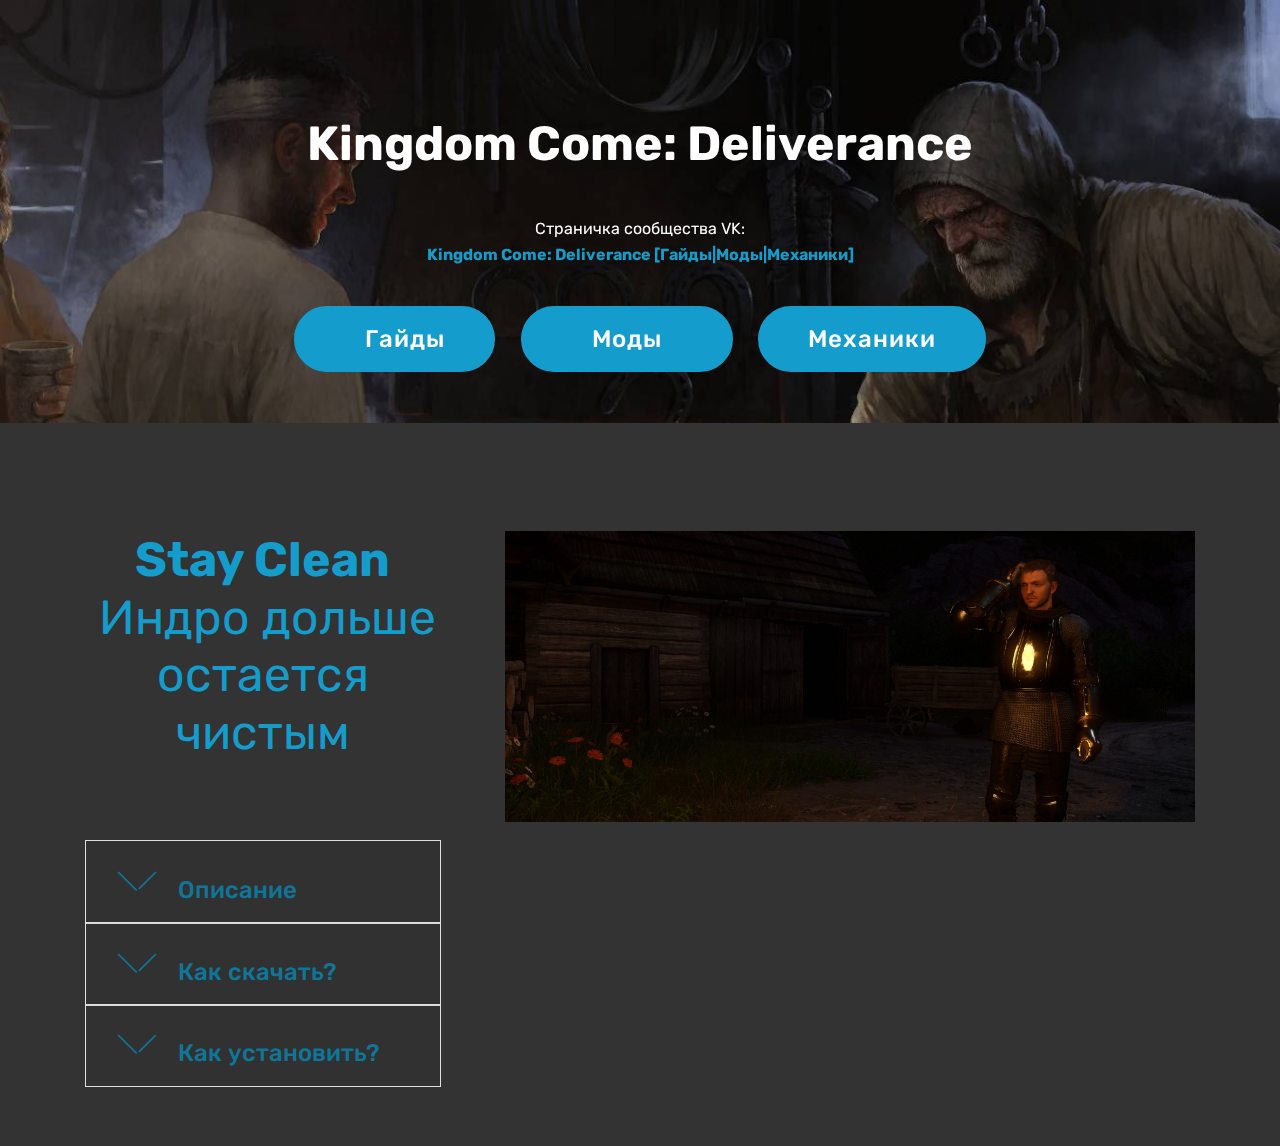
<file: page5.html>
<!DOCTYPE html>
<html>
<head>
  <!-- Site made with Mobirise Website Builder v4.3.4, https://mobirise.com -->
  <meta charset="UTF-8">
  <meta http-equiv="X-UA-Compatible" content="IE=edge">
  <meta name="generator" content="Mobirise v4.3.4, mobirise.com">
  <meta name="viewport" content="width=device-width, initial-scale=1">
  <link rel="shortcut icon" href="assets/images/logo4.png" type="image/x-icon">
  <meta name="description" content="Web Page Generator Description">
  <title>Mod2clean</title>
  <link rel="stylesheet" href="assets/web/assets/mobirise-icons/mobirise-icons.css">
  <link rel="stylesheet" href="assets/tether/tether.min.css">
  <link rel="stylesheet" href="assets/bootstrap/css/bootstrap.min.css">
  <link rel="stylesheet" href="assets/bootstrap/css/bootstrap-grid.min.css">
  <link rel="stylesheet" href="assets/bootstrap/css/bootstrap-reboot.min.css">
  <link rel="stylesheet" href="assets/theme/css/style.css">
  <link rel="stylesheet" href="assets/mobirise/css/mbr-additional.css" type="text/css">
  
  
  
</head>
<body>
<section class="mbr-section content5 cid-qLrWxz0zFU mbr-parallax-background" id="content5-1s" data-rv-view="126">

    

    

    <div class="container">
        <div class="media-container-row">
            <div class="title col-12 col-md-8">
                <h2 class="align-center mbr-bold mbr-white pb-3 mbr-fonts-style display-2">Kingdom Come: Deliverance</h2>
                <h3 class="mbr-section-subtitle align-center mbr-light mbr-white pb-3 mbr-fonts-style display-2"></h3>
                <p class="mbr-text align-center mbr-white pb-3 mbr-fonts-style display-7">Страничка сообщества VK:<br> <a href="https://vk.com/k_c_deliverance" target="_blank"><strong>Kingdom Come: Deliverance [Гайды|Моды|Механики]</strong></a></p>
                <div class="mbr-section-btn align-center"><a class="btn btn-primary display-5" href="page1.html">&nbsp; &nbsp;Гайды</a> <a class="btn btn-primary display-5" href="page2.html">&nbsp; &nbsp;Моды &nbsp;&nbsp;</a> <a class="btn btn-primary display-5" href="page3.html">Механики</a></div>
            </div>
        </div>
    </div>
</section>

<section class="engine"><a href="https://mobirise.co/m">bootstrap table</a></section><section class="accordion2 cid-qLrWyTYt8I" id="accordion2-1t" data-rv-view="129">

    


    
    <div class="container">
        <div class="media-container-row pt-5">
            <div class="accordion-content">
                <h2 class="mbr-section-title align-center pb-3 mbr-fonts-style display-2"><a href="https://www.nexusmods.com/kingdomcomedeliverance/mods/343?tab=description" target="_blank"><strong>Stay Clean &nbsp;</strong>Индро дольше остается чистым</a></h2>
                
                <div id="bootstrap-accordion_9" class="panel-group accordionStyles accordion pt-5 mt-3" role="tablist" aria-multiselectable="true">
                        <div class="card">
                            <div class="card-header" role="tab" id="headingOne">
                                <a role="button" class="collapsed panel-title text-black" data-toggle="collapse" data-parent="#bootstrap-accordion_9" data-core="" href="#collapse1_9" aria-expanded="false" aria-controls="collapse1">
                                    <h4 class="mbr-fonts-style display-5">
                                        <span class="sign mbr-iconfont mbri-arrow-down inactive"></span>&nbsp;Описание</h4>
                                </a>
                            </div>
                            <div id="collapse1_9" class="panel-collapse noScroll collapse" role="tabpanel" aria-labelledby="headingOne">
                                <div class="panel-body p-4">
                                    <p class="mbr-fonts-style panel-text display-7">
                                       Мод - Stay clean. Индро дольше остается чистым, увеличено расстояние, которое нужно пройти, чтобы испачкаться. Можно даже вручную настроить и подогнать под себя. Хотите Чистюлю - без проблем, хотите вечно грязного (хотя в оригинале он и так пачкается на раз -два) - тоже без проблем. </p>
                                </div>
                            </div>
                        </div>
                
                        <div class="card">
                            <div class="card-header" role="tab" id="headingTwo">
                                <a role="button" class="collapsed panel-title text-black" data-toggle="collapse" data-parent="#bootstrap-accordion_9" data-core="" href="#collapse2_9" aria-expanded="false" aria-controls="collapse2">
                                    <h4 class="mbr-fonts-style mbr-fonts-style display-5">
                                        <span class="sign mbr-iconfont mbri-arrow-down inactive"></span>&nbsp;Как скачать?</h4>
                                </a>
                                
                            </div>
                            <div id="collapse2_9" class="panel-collapse noScroll collapse" role="tabpanel" aria-labelledby="headingTwo">
                                <div class="panel-body p-4">
                                    <p class="mbr-fonts-style panel-text display-7"><br>&nbsp; &nbsp; &nbsp;Кликаем на превью картинку мода справа, либо на его название
<br>     
<br>     Заходим во вкладку FILES, выбираем последнюю/подходящую версию (может быть только одна, а может и несколько, смотрим внимательно).
<br>    
<br>     Нажимаем MANUAL DOWNLOAD.&nbsp;<br></p>
                                </div>
                            </div>
                        </div>
                
                        <div class="card">
                            <div class="card-header" role="tab" id="headingThree">
                                <a role="button" class="collapsed panel-title text-black" data-toggle="collapse" data-parent="#bootstrap-accordion_9" data-core="" href="#collapse3_9" aria-expanded="false" aria-controls="collapse3">
                                    <h4 class="mbr-fonts-style display-5">
                                        <span class="sign mbr-iconfont mbri-arrow-down inactive"></span> Как установить?</h4>
                                </a>
                            </div>
                            <div id="collapse3_9" class="panel-collapse noScroll collapse" role="tabpanel" aria-labelledby="headingThree">
                                <div class="panel-body p-4">
                                    <p class="mbr-fonts-style panel-text display-7">&nbsp; &nbsp; &nbsp;Установка<br>1. Скачиваем файл.
<br>2. Идем в папку Steam\steamapps\common\KingdomComeDeliverance\Data)
<br>3. Распаковываем содержимое архива в папку Data<br>
<br><row><row rpg_param_key="FullClothDirtyingOnFullSpeed" rpg_param_value="9999"><row rpg_param_key="FullClothDirtyingOnZeroSpeed" rpg_param_value="9999"><row rpg_param_key="ClothDirtyingUpdatePeriod" rpg_param_value="9999">Можно также настроить параметры под себя, чтоб хоть никогда не пачкался Индро, читайте в первоисточнике.</row></row></row></row></p>
                                </div>
                            </div>
                        </div>
                
                        
                
                        
                
                        
                </div>
            </div>
            <div class="mbr-figure" style="width: 200%;">
                    <a href="https://www.nexusmods.com/kingdomcomedeliverance/mods/146" target="_blank"><img src="assets/images/146-1519252944-1892209832-2560x1080.jpg" alt="Mobirise" title="" media-simple="true"></a>
            </div>
        </div>
    </div>
</section>


  <script src="assets/web/assets/jquery/jquery.min.js"></script>
  <script src="assets/popper/popper.min.js"></script>
  <script src="assets/tether/tether.min.js"></script>
  <script src="assets/bootstrap/js/bootstrap.min.js"></script>
  <script src="assets/smooth-scroll/smooth-scroll.js"></script>
  <script src="assets/jarallax/jarallax.min.js"></script>
  <script src="assets/theme/js/script.js"></script>
  
  
</body>
</html>
</file>
<file: assets/web/assets/mobirise-icons/mobirise-icons.css>
@font-face {
  font-family: 'MobiriseIcons';
  src:  url('mobirise-icons.eot?spat4u');
  src:  url('mobirise-icons.eot?spat4u#iefix') format('embedded-opentype'),
    url('mobirise-icons.ttf?spat4u') format('truetype'),
    url('mobirise-icons.woff?spat4u') format('woff'),
    url('mobirise-icons.svg?spat4u#MobiriseIcons') format('svg');
  font-weight: normal;
  font-style: normal;
}

[class^="mbri-"], [class*=" mbri-"] {
  /* use !important to prevent issues with browser extensions that change fonts */
  font-family: MobiriseIcons !important;
  speak: none;
  font-style: normal;
  font-weight: normal;
  font-variant: normal;
  text-transform: none;
  line-height: 1;

  /* Better Font Rendering =========== */
  -webkit-font-smoothing: antialiased;
  -moz-osx-font-smoothing: grayscale;
}

.mbri-add-submenu:before {
  content: "\e900";
}
.mbri-alert:before {
  content: "\e901";
}
.mbri-align-center:before {
  content: "\e902";
}
.mbri-align-justify:before {
  content: "\e903";
}
.mbri-align-left:before {
  content: "\e904";
}
.mbri-align-right:before {
  content: "\e905";
}
.mbri-android:before {
  content: "\e906";
}
.mbri-apple:before {
  content: "\e907";
}
.mbri-arrow-down:before {
  content: "\e908";
}
.mbri-arrow-next:before {
  content: "\e909";
}
.mbri-arrow-prev:before {
  content: "\e90a";
}
.mbri-arrow-up:before {
  content: "\e90b";
}
.mbri-bold:before {
  content: "\e90c";
}
.mbri-bookmark:before {
  content: "\e90d";
}
.mbri-bootstrap:before {
  content: "\e90e";
}
.mbri-briefcase:before {
  content: "\e90f";
}
.mbri-browse:before {
  content: "\e910";
}
.mbri-bulleted-list:before {
  content: "\e911";
}
.mbri-calendar:before {
  content: "\e912";
}
.mbri-camera:before {
  content: "\e913";
}
.mbri-cart-add:before {
  content: "\e914";
}
.mbri-cart-full:before {
  content: "\e915";
}
.mbri-cash:before {
  content: "\e916";
}
.mbri-change-style:before {
  content: "\e917";
}
.mbri-chat:before {
  content: "\e918";
}
.mbri-clock:before {
  content: "\e919";
}
.mbri-close:before {
  content: "\e91a";
}
.mbri-cloud:before {
  content: "\e91b";
}
.mbri-code:before {
  content: "\e91c";
}
.mbri-contact-form:before {
  content: "\e91d";
}
.mbri-credit-card:before {
  content: "\e91e";
}
.mbri-cursor-click:before {
  content: "\e91f";
}
.mbri-cust-feedback:before {
  content: "\e920";
}
.mbri-database:before {
  content: "\e921";
}
.mbri-delivery:before {
  content: "\e922";
}
.mbri-desktop:before {
  content: "\e923";
}
.mbri-devices:before {
  content: "\e924";
}
.mbri-down:before {
  content: "\e925";
}
.mbri-download:before {
  content: "\e989";
}
.mbri-drag-n-drop:before {
  content: "\e927";
}
.mbri-drag-n-drop2:before {
  content: "\e928";
}
.mbri-edit:before {
  content: "\e929";
}
.mbri-edit2:before {
  content: "\e92a";
}
.mbri-error:before {
  content: "\e92b";
}
.mbri-extension:before {
  content: "\e92c";
}
.mbri-features:before {
  content: "\e92d";
}
.mbri-file:before {
  content: "\e92e";
}
.mbri-flag:before {
  content: "\e92f";
}
.mbri-folder:before {
  content: "\e930";
}
.mbri-gift:before {
  content: "\e931";
}
.mbri-github:before {
  content: "\e932";
}
.mbri-globe:before {
  content: "\e933";
}
.mbri-globe-2:before {
  content: "\e934";
}
.mbri-growing-chart:before {
  content: "\e935";
}
.mbri-hearth:before {
  content: "\e936";
}
.mbri-help:before {
  content: "\e937";
}
.mbri-home:before {
  content: "\e938";
}
.mbri-hot-cup:before {
  content: "\e939";
}
.mbri-idea:before {
  content: "\e93a";
}
.mbri-image-gallery:before {
  content: "\e93b";
}
.mbri-image-slider:before {
  content: "\e93c";
}
.mbri-info:before {
  content: "\e93d";
}
.mbri-italic:before {
  content: "\e93e";
}
.mbri-key:before {
  content: "\e93f";
}
.mbri-laptop:before {
  content: "\e940";
}
.mbri-layers:before {
  content: "\e941";
}
.mbri-left-right:before {
  content: "\e942";
}
.mbri-left:before {
  content: "\e943";
}
.mbri-letter:before {
  content: "\e944";
}
.mbri-like:before {
  content: "\e945";
}
.mbri-link:before {
  content: "\e946";
}
.mbri-lock:before {
  content: "\e947";
}
.mbri-login:before {
  content: "\e948";
}
.mbri-logout:before {
  content: "\e949";
}
.mbri-magic-stick:before {
  content: "\e94a";
}
.mbri-map-pin:before {
  content: "\e94b";
}
.mbri-menu:before {
  content: "\e94c";
}
.mbri-mobile:before {
  content: "\e94d";
}
.mbri-mobile2:before {
  content: "\e94e";
}
.mbri-mobirise:before {
  content: "\e94f";
}
.mbri-more-horizontal:before {
  content: "\e950";
}
.mbri-more-vertical:before {
  content: "\e951";
}
.mbri-music:before {
  content: "\e952";
}
.mbri-new-file:before {
  content: "\e953";
}
.mbri-numbered-list:before {
  content: "\e954";
}
.mbri-opened-folder:before {
  content: "\e955";
}
.mbri-pages:before {
  content: "\e956";
}
.mbri-paper-plane:before {
  content: "\e957";
}
.mbri-paperclip:before {
  content: "\e958";
}
.mbri-photo:before {
  content: "\e959";
}
.mbri-photos:before {
  content: "\e95a";
}
.mbri-pin:before {
  content: "\e95b";
}
.mbri-play:before {
  content: "\e95c";
}
.mbri-plus:before {
  content: "\e95d";
}
.mbri-preview:before {
  content: "\e95e";
}
.mbri-print:before {
  content: "\e95f";
}
.mbri-protect:before {
  content: "\e960";
}
.mbri-question:before {
  content: "\e961";
}
.mbri-quote-left:before {
  content: "\e962";
}
.mbri-quote-right:before {
  content: "\e963";
}
.mbri-refresh:before {
  content: "\e964";
}
.mbri-responsive:before {
  content: "\e965";
}
.mbri-right:before {
  content: "\e966";
}
.mbri-rocket:before {
  content: "\e967";
}
.mbri-sad-face:before {
  content: "\e968";
}
.mbri-sale:before {
  content: "\e969";
}
.mbri-save:before {
  content: "\e96a";
}
.mbri-search:before {
  content: "\e96b";
}
.mbri-setting:before {
  content: "\e96c";
}
.mbri-setting2:before {
  content: "\e96d";
}
.mbri-setting3:before {
  content: "\e96e";
}
.mbri-share:before {
  content: "\e96f";
}
.mbri-shopping-bag:before {
  content: "\e970";
}
.mbri-shopping-basket:before {
  content: "\e971";
}
.mbri-shopping-cart:before {
  content: "\e972";
}
.mbri-sites:before {
  content: "\e973";
}
.mbri-smile-face:before {
  content: "\e974";
}
.mbri-speed:before {
  content: "\e975";
}
.mbri-star:before {
  content: "\e976";
}
.mbri-success:before {
  content: "\e977";
}
.mbri-sun:before {
  content: "\e978";
}
.mbri-sun2:before {
  content: "\e979";
}
.mbri-tablet:before {
  content: "\e97a";
}
.mbri-tablet-vertical:before {
  content: "\e97b";
}
.mbri-target:before {
  content: "\e97c";
}
.mbri-timer:before {
  content: "\e97d";
}
.mbri-to-ftp:before {
  content: "\e97e";
}
.mbri-to-local-drive:before {
  content: "\e97f";
}
.mbri-touch-swipe:before {
  content: "\e980";
}
.mbri-touch:before {
  content: "\e981";
}
.mbri-trash:before {
  content: "\e982";
}
.mbri-underline:before {
  content: "\e983";
}
.mbri-unlink:before {
  content: "\e984";
}
.mbri-unlock:before {
  content: "\e985";
}
.mbri-up-down:before {
  content: "\e986";
}
.mbri-up:before {
  content: "\e987";
}
.mbri-update:before {
  content: "\e988";
}
.mbri-upload:before {
 content: "\e926"; 
}
.mbri-user:before {
  content: "\e98a";
}
.mbri-user2:before {
  content: "\e98b";
}
.mbri-users:before {
  content: "\e98c";
}
.mbri-video:before {
  content: "\e98d";
}
.mbri-video-play:before {
  content: "\e98e";
}
.mbri-watch:before {
  content: "\e98f";
}
.mbri-website-theme:before {
  content: "\e990";
}
.mbri-wifi:before {
  content: "\e991";
}
.mbri-windows:before {
  content: "\e992";
}
.mbri-zoom-out:before {
  content: "\e993";
}
.mbri-redo:before {
  content: "\e994";
}
.mbri-undo:before {
  content: "\e995";
}
</file>
<file: assets/theme/css/style.css>
/*!
 * Mobirise v4 theme (https://mobirise.com/)
 * Copyright 2017 Mobirise
 */
section {
  background-color: #eeeeee; }

section,
.container,
.container-fluid {
  position: relative;
  word-wrap: break-word; }

a.mbr-iconfont:hover {
  text-decoration: none; }

.article .lead p, .article .lead ul, .article .lead ol, .article .lead pre, .article .lead blockquote {
  margin-bottom: 0; }

a {
  font-style: normal;
  font-weight: 400;
  cursor: pointer; }
  a, a:hover {
    text-decoration: none; }

figure {
  margin-bottom: 0; }

body {
  color: #232323; }

h1, h2, h3, h4, h5, h6,
.h1, .h2, .h3, .h4, .h5, .h6,
.display-1, .display-2, .display-3, .display-4 {
  line-height: 1;
  word-break: break-word;
  word-wrap: break-word; }

b, strong {
  font-weight: bold; }

blockquote {
  padding: 10px 0 10px 20px;
  position: relative;
  border-left: 2px solid;
  border-color: #ff3366; }

input:-webkit-autofill, input:-webkit-autofill:hover, input:-webkit-autofill:focus, input:-webkit-autofill:active {
  transition-delay: 9999s;
  transition-property: background-color, color; }

textarea[type="hidden"] {
  display: none; }

body {
  position: relative; }

section {
  background-position: 50% 50%;
  background-repeat: no-repeat;
  background-size: cover; }
  section .mbr-background-video,
  section .mbr-background-video-preview {
    position: absolute;
    bottom: 0;
    left: 0;
    right: 0;
    top: 0; }

.hidden {
  visibility: hidden; }

.mbr-z-index20 {
  z-index: 20; }

/*! Base colors */
.mbr-white {
  color: #ffffff; }

.mbr-black {
  color: #000000; }

.mbr-bg-white {
  background-color: #ffffff; }

.mbr-bg-black {
  background-color: #000000; }

/*! Text-aligns */
.align-left {
  text-align: left; }

.align-center {
  text-align: center; }

.align-right {
  text-align: right; }

@media (max-width: 767px) {
  .align-left, .align-center, .align-right, .mbr-section-btn, .mbr-section-title {
    text-align: center; } }
/*! Font-weight  */
.mbr-light {
  font-weight: 300; }

.mbr-regular {
  font-weight: 400; }

.mbr-semibold {
  font-weight: 500; }

.mbr-bold {
  font-weight: 700; }

/*! Media  */
.media-size-item {
  -webkit-flex: 1 1 auto;
  -moz-flex: 1 1 auto;
  -ms-flex: 1 1 auto;
  -o-flex: 1 1 auto;
  flex: 1 1 auto; }

.media-content {
  -webkit-flex-basis: 100%;
  flex-basis: 100%; }

.media-container-row {
  display: -ms-flexbox;
  display: -webkit-flex;
  display: flex;
  -webkit-flex-direction: row;
  -ms-flex-direction: row;
  flex-direction: row;
  -webkit-flex-wrap: wrap;
  -ms-flex-wrap: wrap;
  flex-wrap: wrap;
  -webkit-justify-content: center;
  -ms-flex-pack: center;
  justify-content: center;
  -webkit-align-content: center;
  -ms-flex-line-pack: center;
  align-content: center;
  -webkit-align-items: start;
  -ms-flex-align: start;
  align-items: start; }
  .media-container-row .media-size-item {
    width: 400px; }

.media-container-column {
  display: -ms-flexbox;
  display: -webkit-flex;
  display: flex;
  -webkit-flex-direction: column;
  -ms-flex-direction: column;
  flex-direction: column;
  -webkit-flex-wrap: wrap;
  -ms-flex-wrap: wrap;
  flex-wrap: wrap;
  -webkit-justify-content: center;
  -ms-flex-pack: center;
  justify-content: center;
  -webkit-align-content: center;
  -ms-flex-line-pack: center;
  align-content: center;
  -webkit-align-items: stretch;
  -ms-flex-align: stretch;
  align-items: stretch; }
  .media-container-column > * {
    width: 100%; }

@media (min-width: 992px) {
  .media-container-row {
    -webkit-flex-wrap: nowrap;
    -ms-flex-wrap: nowrap;
    flex-wrap: nowrap; } }
figure {
  overflow: hidden; }

figure[mbr-media-size] {
  transition: width 0.1s; }

.mbr-figure img, .mbr-figure iframe {
  display: block;
  width: 100%; }

.card {
  background-color: transparent;
  border: none; }

.card-img {
  text-align: center;
  flex-shrink: 0; }

.media {
  max-width: 100%;
  margin: 0 auto; }

.mbr-figure {
  -ms-flex-item-align: center;
  -ms-grid-row-align: center;
  -webkit-align-self: center;
  align-self: center; }

.media-container > div {
  max-width: 100%; }

.mbr-figure img, .card-img img {
  width: 100%; }

@media (max-width: 991px) {
  .media-size-item {
    width: auto !important; }

  .media {
    width: auto; }

  .mbr-figure {
    width: 100% !important; } }
/*! Buttons */
.mbr-section-btn {
  margin-left: -.25rem;
  margin-right: -.25rem;
  font-size: 0; }

nav .mbr-section-btn {
  margin-left: 0rem;
  margin-right: 0rem; }

/*! Btn icon margin */
.btn .mbr-iconfont, .btn.btn-sm .mbr-iconfont {
  cursor: pointer;
  margin-right: 0.5rem; }

.btn.btn-md .mbr-iconfont, .btn.btn-md .mbr-iconfont {
  margin-right: 0.8rem; }

.mbr-regular {
  font-weight: 400; }

.mbr-semibold {
  font-weight: 500; }

.mbr-bold {
  font-weight: 700; }

[type="submit"] {
  -webkit-appearance: none; }

/*! Full-screen */
.mbr-fullscreen .mbr-overlay {
  min-height: 100vh; }

.mbr-fullscreen {
  display: flex;
  display: -webkit-flex;
  display: -moz-flex;
  display: -ms-flex;
  display: -o-flex;
  align-items: center;
  -webkit-align-items: center;
  min-height: 100vh;
  padding-top: 3rem;
  padding-bottom: 3rem; }

/*! Map */
.map {
  height: 25rem;
  position: relative; }
  .map iframe {
    width: 100%;
    height: 100%; }

/* Form */
.form-asterisk {
  font-family: initial;
  position: absolute;
  top: -2px;
  font-weight: normal; }

/*! Scroll to top arrow */
.mbr-arrow-up {
  bottom: 25px;
  right: 90px;
  position: fixed;
  text-align: right;
  z-index: 5000;
  color: #ffffff;
  font-size: 32px;
  transform: rotate(180deg);
  -webkit-transform: rotate(180deg); }

.mbr-arrow-up a {
  background: rgba(0, 0, 0, 0.2);
  border-radius: 3px;
  color: #fff;
  display: inline-block;
  height: 60px;
  width: 60px;
  outline-style: none !important;
  position: relative;
  text-decoration: none;
  transition: all .3s ease-in-out;
  cursor: pointer;
  text-align: center; }
  .mbr-arrow-up a:hover {
    background-color: rgba(0, 0, 0, 0.4); }
  .mbr-arrow-up a i {
    line-height: 60px; }

.mbr-arrow-up-icon {
  display: block;
  color: #fff; }

.mbr-arrow-up-icon::before {
  content: "\203a";
  display: inline-block;
  font-family: serif;
  font-size: 32px;
  line-height: 1;
  font-style: normal;
  position: relative;
  top: 6px;
  left: -4px;
  -webkit-transform: rotate(-90deg);
  transform: rotate(-90deg); }

/*! Arrow Down */
.mbr-arrow {
  position: absolute;
  bottom: 45px;
  left: 50%;
  width: 60px;
  height: 60px;
  cursor: pointer;
  background-color: rgba(80, 80, 80, 0.5);
  border-radius: 50%;
  -webkit-transform: translateX(-50%);
  transform: translateX(-50%); }
  .mbr-arrow > a {
    display: inline-block;
    text-decoration: none;
    outline-style: none;
    -webkit-animation: arrowdown 1.7s ease-in-out infinite;
    animation: arrowdown 1.7s ease-in-out infinite; }
    .mbr-arrow > a > i {
      position: absolute;
      top: -2px;
      left: 15px;
      font-size: 2rem; }

@keyframes arrowdown {
  0% {
    transform: translateY(0px);
    -webkit-transform: translateY(0px); }
  50% {
    transform: translateY(-5px);
    -webkit-transform: translateY(-5px); }
  100% {
    transform: translateY(0px);
    -webkit-transform: translateY(0px); } }
@-webkit-keyframes arrowdown {
  0% {
    transform: translateY(0px);
    -webkit-transform: translateY(0px); }
  50% {
    transform: translateY(-5px);
    -webkit-transform: translateY(-5px); }
  100% {
    transform: translateY(0px);
    -webkit-transform: translateY(0px); } }
@media (max-width: 500px) {
  .mbr-arrow-up {
    left: 50%;
    right: auto;
    transform: translateX(-50%) rotate(180deg);
    -webkit-transform: translateX(-50%) rotate(180deg); } }
/*Gradients animation*/
@keyframes gradient-animation {
  from {
    background-position: 0% 100%;
    animation-timing-function: ease-in-out; }
  to {
    background-position: 100% 0%;
    animation-timing-function: ease-in-out; } }
@-webkit-keyframes gradient-animation {
  from {
    background-position: 0% 100%;
    animation-timing-function: ease-in-out; }
  to {
    background-position: 100% 0%;
    animation-timing-function: ease-in-out; } }
.bg-gradient {
  background-size: 200% 200%;
  animation: gradient-animation 5s infinite alternate;
  -webkit-animation: gradient-animation 5s infinite alternate; }

.menu .navbar-brand {
  display: -webkit-flex; }
  .menu .navbar-brand span {
    display: flex;
    display: -webkit-flex; }
  .menu .navbar-brand .navbar-caption-wrap {
    display: -webkit-flex; }
  .menu .navbar-brand .navbar-logo img {
    display: -webkit-flex; }
@media (min-width: 768px) and (max-width: 991px) {
  .menu .navbar-toggleable-sm .navbar-nav {
    display: -webkit-box;
    display: -webkit-flex;
    display: -ms-flexbox; } }
@media (min-width: 992px) {
  .menu .navbar-nav.nav-dropdown {
    display: -webkit-flex; }
  .menu .navbar-toggleable-sm .navbar-collapse {
    display: -webkit-flex !important; } }

/*# sourceMappingURL=style.css.map */
.engine {
	position: absolute;
	text-indent: -2400px;
	text-align: center;
	padding: 0;
	top: 0;
	left: -2400px;
}
</file>
<file: assets/mobirise/css/mbr-additional.css>
@import url(https://fonts.googleapis.com/css?family=Rubik:300,300i,400,400i,500,500i,700,700i,900,900i);





body {
  font-style: normal;
  line-height: 1.5;
}
.mbr-section-title {
  font-style: normal;
  line-height: 1.2;
}
.mbr-section-subtitle {
  line-height: 1.3;
}
.mbr-text {
  font-style: normal;
  line-height: 1.6;
}
.display-1 {
  font-family: 'Rubik', sans-serif;
  font-size: 4.25rem;
}
.display-1 > .mbr-iconfont {
  font-size: 6.8rem;
}
.display-2 {
  font-family: 'Rubik', sans-serif;
  font-size: 3rem;
}
.display-2 > .mbr-iconfont {
  font-size: 4.8rem;
}
.display-4 {
  font-family: 'Rubik', sans-serif;
  font-size: 1rem;
}
.display-4 > .mbr-iconfont {
  font-size: 1.6rem;
}
.display-5 {
  font-family: 'Rubik', sans-serif;
  font-size: 1.5rem;
}
.display-5 > .mbr-iconfont {
  font-size: 2.4rem;
}
.display-7 {
  font-family: 'Rubik', sans-serif;
  font-size: 1rem;
}
.display-7 > .mbr-iconfont {
  font-size: 1.6rem;
}
/* ---- Fluid typography for mobile devices ---- */
/* 1.4 - font scale ratio ( bootstrap == 1.42857 ) */
/* 100vw - current viewport width */
/* (48 - 20)  48 == 48rem == 768px, 20 == 20rem == 320px(minimal supported viewport) */
/* 0.65 - min scale variable, may vary */
@media (max-width: 768px) {
  .display-1 {
    font-size: 3.4rem;
    font-size: calc( 2.1374999999999997rem + (4.25 - 2.1374999999999997) * ((100vw - 20rem) / (48 - 20)));
    line-height: calc( 1.4 * (2.1374999999999997rem + (4.25 - 2.1374999999999997) * ((100vw - 20rem) / (48 - 20))));
  }
  .display-2 {
    font-size: 2.4rem;
    font-size: calc( 1.7rem + (3 - 1.7) * ((100vw - 20rem) / (48 - 20)));
    line-height: calc( 1.4 * (1.7rem + (3 - 1.7) * ((100vw - 20rem) / (48 - 20))));
  }
  .display-4 {
    font-size: 0.8rem;
    font-size: calc( 1rem + (1 - 1) * ((100vw - 20rem) / (48 - 20)));
    line-height: calc( 1.4 * (1rem + (1 - 1) * ((100vw - 20rem) / (48 - 20))));
  }
  .display-5 {
    font-size: 1.2rem;
    font-size: calc( 1.175rem + (1.5 - 1.175) * ((100vw - 20rem) / (48 - 20)));
    line-height: calc( 1.4 * (1.175rem + (1.5 - 1.175) * ((100vw - 20rem) / (48 - 20))));
  }
}
/* Buttons */
.btn {
  font-weight: 500;
  border-width: 2px;
  font-style: normal;
  letter-spacing: 1px;
  margin: .4rem .8rem;
  white-space: normal;
  -webkit-transition: all 0.3s ease-in-out;
  -moz-transition: all 0.3s ease-in-out;
  transition: all 0.3s ease-in-out;
  padding: 1rem 3rem;
  border-radius: 3px;
  display: inline-flex;
  align-items: center;
  justify-content: center;
  word-break: break-word;
}
.btn-sm {
  font-weight: 500;
  letter-spacing: 1px;
  -webkit-transition: all 0.3s ease-in-out;
  -moz-transition: all 0.3s ease-in-out;
  transition: all 0.3s ease-in-out;
  padding: 0.6rem 1.5rem;
  border-radius: 3px;
}
.btn-md {
  font-weight: 500;
  letter-spacing: 1px;
  margin: .4rem .8rem !important;
  -webkit-transition: all 0.3s ease-in-out;
  -moz-transition: all 0.3s ease-in-out;
  transition: all 0.3s ease-in-out;
  padding: 1rem 3rem;
  border-radius: 3px;
}
.btn-lg {
  font-weight: 500;
  letter-spacing: 1px;
  margin: .4rem .8rem !important;
  -webkit-transition: all 0.3s ease-in-out;
  -moz-transition: all 0.3s ease-in-out;
  transition: all 0.3s ease-in-out;
  padding: 1.2rem 3.2rem;
  border-radius: 3px;
}
.bg-primary {
  background-color: #149dcc !important;
}
.bg-success {
  background-color: #f7ed4a !important;
}
.bg-info {
  background-color: #82786e !important;
}
.bg-warning {
  background-color: #879a9f !important;
}
.bg-danger {
  background-color: #b1a374 !important;
}
.btn-primary,
.btn-primary:active {
  background-color: #149dcc;
  border-color: #149dcc;
  color: #ffffff;
}
.btn-primary:hover,
.btn-primary:focus,
.btn-primary.focus,
.btn-primary.active {
  color: #ffffff;
  background-color: #0d6786;
  border-color: #0d6786;
}
.btn-primary.disabled,
.btn-primary:disabled {
  color: #ffffff !important;
  background-color: #0d6786 !important;
  border-color: #0d6786 !important;
}
.btn-secondary,
.btn-secondary:active {
  background-color: #073b4c;
  border-color: #073b4c;
  color: #ffffff;
}
.btn-secondary:hover,
.btn-secondary:focus,
.btn-secondary.focus,
.btn-secondary.active {
  color: #ffffff;
  background-color: #010506;
  border-color: #010506;
}
.btn-secondary.disabled,
.btn-secondary:disabled {
  color: #ffffff !important;
  background-color: #010506 !important;
  border-color: #010506 !important;
}
.btn-info,
.btn-info:active {
  background-color: #82786e;
  border-color: #82786e;
  color: #ffffff;
}
.btn-info:hover,
.btn-info:focus,
.btn-info.focus,
.btn-info.active {
  color: #ffffff;
  background-color: #59524b;
  border-color: #59524b;
}
.btn-info.disabled,
.btn-info:disabled {
  color: #ffffff !important;
  background-color: #59524b !important;
  border-color: #59524b !important;
}
.btn-success,
.btn-success:active {
  background-color: #f7ed4a;
  border-color: #f7ed4a;
  color: #ffffff;
}
.btn-success:hover,
.btn-success:focus,
.btn-success.focus,
.btn-success.active {
  color: #ffffff;
  background-color: #eadd0a;
  border-color: #eadd0a;
}
.btn-success.disabled,
.btn-success:disabled {
  color: #ffffff !important;
  background-color: #eadd0a !important;
  border-color: #eadd0a !important;
}
.btn-warning,
.btn-warning:active {
  background-color: #879a9f;
  border-color: #879a9f;
  color: #ffffff;
}
.btn-warning:hover,
.btn-warning:focus,
.btn-warning.focus,
.btn-warning.active {
  color: #ffffff;
  background-color: #617479;
  border-color: #617479;
}
.btn-warning.disabled,
.btn-warning:disabled {
  color: #ffffff !important;
  background-color: #617479 !important;
  border-color: #617479 !important;
}
.btn-danger,
.btn-danger:active {
  background-color: #b1a374;
  border-color: #b1a374;
  color: #ffffff;
}
.btn-danger:hover,
.btn-danger:focus,
.btn-danger.focus,
.btn-danger.active {
  color: #ffffff;
  background-color: #8b7d4e;
  border-color: #8b7d4e;
}
.btn-danger.disabled,
.btn-danger:disabled {
  color: #ffffff !important;
  background-color: #8b7d4e !important;
  border-color: #8b7d4e !important;
}
.btn-white {
  color: #333333 !important;
}
.btn-white,
.btn-white:active {
  background-color: #ffffff;
  border-color: #ffffff;
  color: #ffffff;
}
.btn-white:hover,
.btn-white:focus,
.btn-white.focus,
.btn-white.active {
  color: #ffffff;
  background-color: #d4d4d4;
  border-color: #d4d4d4;
}
.btn-white.disabled,
.btn-white:disabled {
  color: #ffffff !important;
  background-color: #d4d4d4 !important;
  border-color: #d4d4d4 !important;
}
.btn-black,
.btn-black:active {
  background-color: #333333;
  border-color: #333333;
  color: #ffffff;
}
.btn-black:hover,
.btn-black:focus,
.btn-black.focus,
.btn-black.active {
  color: #ffffff;
  background-color: #0d0d0d;
  border-color: #0d0d0d;
}
.btn-black.disabled,
.btn-black:disabled {
  color: #ffffff !important;
  background-color: #0d0d0d !important;
  border-color: #0d0d0d !important;
}
.btn-primary-outline,
.btn-primary-outline:active {
  background: none;
  border-color: #0b566f;
  color: #0b566f;
}
.btn-primary-outline:hover,
.btn-primary-outline:focus,
.btn-primary-outline.focus,
.btn-primary-outline.active {
  color: #ffffff;
  background-color: #149dcc;
  border-color: #149dcc;
}
.btn-primary-outline.disabled,
.btn-primary-outline:disabled {
  color: #ffffff !important;
  background-color: #149dcc !important;
  border-color: #149dcc !important;
}
.btn-secondary-outline,
.btn-secondary-outline:active {
  background: none;
  border-color: #000000;
  color: #000000;
}
.btn-secondary-outline:hover,
.btn-secondary-outline:focus,
.btn-secondary-outline.focus,
.btn-secondary-outline.active {
  color: #ffffff;
  background-color: #073b4c;
  border-color: #073b4c;
}
.btn-secondary-outline.disabled,
.btn-secondary-outline:disabled {
  color: #ffffff !important;
  background-color: #073b4c !important;
  border-color: #073b4c !important;
}
.btn-info-outline,
.btn-info-outline:active {
  background: none;
  border-color: #4b453f;
  color: #4b453f;
}
.btn-info-outline:hover,
.btn-info-outline:focus,
.btn-info-outline.focus,
.btn-info-outline.active {
  color: #ffffff;
  background-color: #82786e;
  border-color: #82786e;
}
.btn-info-outline.disabled,
.btn-info-outline:disabled {
  color: #ffffff !important;
  background-color: #82786e !important;
  border-color: #82786e !important;
}
.btn-success-outline,
.btn-success-outline:active {
  background: none;
  border-color: #d2c609;
  color: #d2c609;
}
.btn-success-outline:hover,
.btn-success-outline:focus,
.btn-success-outline.focus,
.btn-success-outline.active {
  color: #ffffff;
  background-color: #f7ed4a;
  border-color: #f7ed4a;
}
.btn-success-outline.disabled,
.btn-success-outline:disabled {
  color: #ffffff !important;
  background-color: #f7ed4a !important;
  border-color: #f7ed4a !important;
}
.btn-warning-outline,
.btn-warning-outline:active {
  background: none;
  border-color: #55666b;
  color: #55666b;
}
.btn-warning-outline:hover,
.btn-warning-outline:focus,
.btn-warning-outline.focus,
.btn-warning-outline.active {
  color: #ffffff;
  background-color: #879a9f;
  border-color: #879a9f;
}
.btn-warning-outline.disabled,
.btn-warning-outline:disabled {
  color: #ffffff !important;
  background-color: #879a9f !important;
  border-color: #879a9f !important;
}
.btn-danger-outline,
.btn-danger-outline:active {
  background: none;
  border-color: #7a6e45;
  color: #7a6e45;
}
.btn-danger-outline:hover,
.btn-danger-outline:focus,
.btn-danger-outline.focus,
.btn-danger-outline.active {
  color: #ffffff;
  background-color: #b1a374;
  border-color: #b1a374;
}
.btn-danger-outline.disabled,
.btn-danger-outline:disabled {
  color: #ffffff !important;
  background-color: #b1a374 !important;
  border-color: #b1a374 !important;
}
.btn-black-outline,
.btn-black-outline:active {
  background: none;
  border-color: #000000;
  color: #000000;
}
.btn-black-outline:hover,
.btn-black-outline:focus,
.btn-black-outline.focus,
.btn-black-outline.active {
  color: #ffffff;
  background-color: #333333;
  border-color: #333333;
}
.btn-black-outline.disabled,
.btn-black-outline:disabled {
  color: #ffffff !important;
  background-color: #333333 !important;
  border-color: #333333 !important;
}
.btn-white-outline,
.btn-white-outline:active,
.btn-white-outline.active {
  background: none;
  border-color: #ffffff;
  color: #ffffff;
}
.btn-white-outline:hover,
.btn-white-outline:focus,
.btn-white-outline.focus {
  color: #333333;
  background-color: #ffffff;
  border-color: #ffffff;
}
.text-primary {
  color: #149dcc !important;
}
.text-secondary {
  color: #073b4c !important;
}
.text-success {
  color: #f7ed4a !important;
}
.text-info {
  color: #82786e !important;
}
.text-warning {
  color: #879a9f !important;
}
.text-danger {
  color: #b1a374 !important;
}
.text-white {
  color: #ffffff !important;
}
.text-black {
  color: #000000 !important;
}
a.text-primary:hover,
a.text-primary:focus {
  color: #0b566f !important;
}
a.text-secondary:hover,
a.text-secondary:focus {
  color: #000000 !important;
}
a.text-success:hover,
a.text-success:focus {
  color: #d2c609 !important;
}
a.text-info:hover,
a.text-info:focus {
  color: #4b453f !important;
}
a.text-warning:hover,
a.text-warning:focus {
  color: #55666b !important;
}
a.text-danger:hover,
a.text-danger:focus {
  color: #7a6e45 !important;
}
a.text-white:hover,
a.text-white:focus {
  color: #b3b3b3 !important;
}
a.text-black:hover,
a.text-black:focus {
  color: #4d4d4d !important;
}
.alert-success {
  background-color: #70c770;
}
.alert-info {
  background-color: #82786e;
}
.alert-warning {
  background-color: #879a9f;
}
.alert-danger {
  background-color: #b1a374;
}
.mbr-section-btn a.btn:not(.btn-form) {
  border-radius: 100px;
}
.mbr-section-btn a.btn:not(.btn-form):hover {
  box-shadow: 0 10px 40px 0 rgba(0, 0, 0, 0.2);
}
.mbr-gallery-filter li a {
  border-radius: 100px !important;
}
.mbr-gallery-filter li.active .btn {
  background-color: #149dcc;
  border-color: #149dcc;
  color: #ffffff;
}
.mbr-gallery-filter li.active .btn:focus {
  box-shadow: none;
}
.nav-tabs .nav-link {
  border-radius: 100px !important;
}
.btn-form {
  border-radius: 0;
}
.btn-form:hover {
  cursor: pointer;
}
a,
a:hover {
  color: #149dcc;
}
.mbr-plan-header.bg-primary .mbr-plan-subtitle,
.mbr-plan-header.bg-primary .mbr-plan-price-desc {
  color: #b4e6f8;
}
.mbr-plan-header.bg-success .mbr-plan-subtitle,
.mbr-plan-header.bg-success .mbr-plan-price-desc {
  color: #ffffff;
}
.mbr-plan-header.bg-info .mbr-plan-subtitle,
.mbr-plan-header.bg-info .mbr-plan-price-desc {
  color: #beb8b2;
}
.mbr-plan-header.bg-warning .mbr-plan-subtitle,
.mbr-plan-header.bg-warning .mbr-plan-price-desc {
  color: #ced6d8;
}
.mbr-plan-header.bg-danger .mbr-plan-subtitle,
.mbr-plan-header.bg-danger .mbr-plan-price-desc {
  color: #dfd9c6;
}
/* Scroll to top button*/
.scrollToTop_wraper {
  opacity: 0 !important;
}
/* Others*/
.note-check a[data-value=Rubik] {
  font-style: normal;
}
.mbr-arrow a {
  color: #ffffff;
}
.form-control-label {
  position: relative;
  cursor: pointer;
  margin-bottom: .357em;
  padding: 0;
}
.alert {
  color: #ffffff;
  border-radius: 0;
  border: 0;
  font-size: .875rem;
  line-height: 1.5;
  margin-bottom: 1.875rem;
  padding: 1.25rem;
  position: relative;
}
.alert.alert-form::after {
  background-color: inherit;
  bottom: -7px;
  content: "";
  display: block;
  height: 14px;
  left: 50%;
  margin-left: -7px;
  position: absolute;
  transform: rotate(45deg);
  width: 14px;
}
.form-control {
  background-color: #f5f5f5;
  box-shadow: none;
  color: #565656;
  font-family: 'Rubik', sans-serif;
  font-size: 1rem;
  line-height: 1.43;
  min-height: 3.5em;
  padding: 1.07em .5em;
}
.form-control > .mbr-iconfont {
  font-size: 1.6rem;
}
.form-control,
.form-control:focus {
  border: 1px solid #e8e8e8;
}
.form-active .form-control:invalid {
  border-color: red;
}
.mbr-overlay {
  background-color: #000;
  bottom: 0;
  left: 0;
  opacity: .5;
  position: absolute;
  right: 0;
  top: 0;
  z-index: 0;
}
blockquote {
  font-style: italic;
  padding: 10px 0 10px 20px;
  font-size: 1.09rem;
  position: relative;
  border-color: #149dcc;
  border-width: 3px;
}
ul,
ol,
pre,
blockquote {
  margin-bottom: 2.3125rem;
}
pre {
  background: #f4f4f4;
  padding: 10px 24px;
  white-space: pre-wrap;
}
.inactive {
  -webkit-user-select: none;
  -moz-user-select: none;
  -ms-user-select: none;
  user-select: none;
  pointer-events: none;
  -webkit-user-drag: none;
  user-drag: none;
}
.mbr-section__comments .row {
  justify-content: center;
}
/* Forms */
.mbr-form .btn {
  margin: .4rem 0;
}
.mbr-form .input-group-btn a.btn {
  border-radius: 100px !important;
}
.mbr-form .input-group-btn a.btn:hover {
  box-shadow: 0 10px 40px 0 rgba(0, 0, 0, 0.2);
}
.mbr-form .input-group-btn button[type="submit"] {
  border-radius: 100px !important;
  padding: 1rem 3rem;
}
.mbr-form .input-group-btn button[type="submit"]:hover {
  box-shadow: 0 10px 40px 0 rgba(0, 0, 0, 0.2);
}
.form2 .form-control {
  border-top-left-radius: 100px;
  border-bottom-left-radius: 100px;
}
.form2 .input-group-btn a.btn {
  border-top-left-radius: 0 !important;
  border-bottom-left-radius: 0 !important;
}
.form2 .input-group-btn button[type="submit"] {
  border-top-left-radius: 0 !important;
  border-bottom-left-radius: 0 !important;
}
.form3 input[type="email"] {
  border-radius: 100px !important;
}
@media (max-width: 349px) {
  .form2 input[type="email"] {
    border-radius: 100px !important;
  }
  .form2 .input-group-btn a.btn {
    border-radius: 100px !important;
  }
  .form2 .input-group-btn button[type="submit"] {
    border-radius: 100px !important;
  }
}
@media (max-width: 767px) {
  .btn {
    font-size: .75rem !important;
  }
  .btn .mbr-iconfont {
    font-size: 1rem !important;
  }
}
/* Social block */
.btn-social {
  font-size: 20px;
  border-radius: 50%;
  padding: 0;
  width: 44px;
  height: 44px;
  line-height: 44px;
  text-align: center;
  position: relative;
  border: 2px solid #c0a375;
  border-color: #149dcc;
  color: #232323;
  cursor: pointer;
}
.btn-social i {
  top: 0;
  line-height: 44px;
  width: 44px;
}
.btn-social:hover {
  color: #fff;
  background: #149dcc;
}
.btn-social + .btn {
  margin-left: .1rem;
}
/* Footer */
.mbr-footer-content li::before,
.mbr-footer .mbr-contacts li::before {
  background: #149dcc;
}
.mbr-footer-content li a:hover,
.mbr-footer .mbr-contacts li a:hover {
  color: #149dcc;
}
.footer3 input[type="email"],
.footer4 input[type="email"] {
  border-radius: 100px !important;
}
.footer3 .input-group-btn a.btn,
.footer4 .input-group-btn a.btn {
  border-radius: 100px !important;
}
.footer3 .input-group-btn button[type="submit"],
.footer4 .input-group-btn button[type="submit"] {
  border-radius: 100px !important;
}
/* Headers*/
.header13 .form-inline input[type="email"],
.header14 .form-inline input[type="email"] {
  border-radius: 100px;
}
.header13 .form-inline input[type="text"],
.header14 .form-inline input[type="text"] {
  border-radius: 100px;
}
.header13 .form-inline input[type="tel"],
.header14 .form-inline input[type="tel"] {
  border-radius: 100px;
}
.header13 .form-inline a.btn,
.header14 .form-inline a.btn {
  border-radius: 100px;
}
.header13 .form-inline button,
.header14 .form-inline button {
  border-radius: 100px !important;
}
.offset-1 {
  margin-left: 8.33333%;
}
.offset-2 {
  margin-left: 16.66667%;
}
.offset-3 {
  margin-left: 25%;
}
.offset-4 {
  margin-left: 33.33333%;
}
.offset-5 {
  margin-left: 41.66667%;
}
.offset-6 {
  margin-left: 50%;
}
.offset-7 {
  margin-left: 58.33333%;
}
.offset-8 {
  margin-left: 66.66667%;
}
.offset-9 {
  margin-left: 75%;
}
.offset-10 {
  margin-left: 83.33333%;
}
.offset-11 {
  margin-left: 91.66667%;
}
@media (min-width: 576px) {
  .offset-sm-0 {
    margin-left: 0%;
  }
  .offset-sm-1 {
    margin-left: 8.33333%;
  }
  .offset-sm-2 {
    margin-left: 16.66667%;
  }
  .offset-sm-3 {
    margin-left: 25%;
  }
  .offset-sm-4 {
    margin-left: 33.33333%;
  }
  .offset-sm-5 {
    margin-left: 41.66667%;
  }
  .offset-sm-6 {
    margin-left: 50%;
  }
  .offset-sm-7 {
    margin-left: 58.33333%;
  }
  .offset-sm-8 {
    margin-left: 66.66667%;
  }
  .offset-sm-9 {
    margin-left: 75%;
  }
  .offset-sm-10 {
    margin-left: 83.33333%;
  }
  .offset-sm-11 {
    margin-left: 91.66667%;
  }
}
@media (min-width: 768px) {
  .offset-md-0 {
    margin-left: 0%;
  }
  .offset-md-1 {
    margin-left: 8.33333%;
  }
  .offset-md-2 {
    margin-left: 16.66667%;
  }
  .offset-md-3 {
    margin-left: 25%;
  }
  .offset-md-4 {
    margin-left: 33.33333%;
  }
  .offset-md-5 {
    margin-left: 41.66667%;
  }
  .offset-md-6 {
    margin-left: 50%;
  }
  .offset-md-7 {
    margin-left: 58.33333%;
  }
  .offset-md-8 {
    margin-left: 66.66667%;
  }
  .offset-md-9 {
    margin-left: 75%;
  }
  .offset-md-10 {
    margin-left: 83.33333%;
  }
  .offset-md-11 {
    margin-left: 91.66667%;
  }
}
@media (min-width: 992px) {
  .offset-lg-0 {
    margin-left: 0%;
  }
  .offset-lg-1 {
    margin-left: 8.33333%;
  }
  .offset-lg-2 {
    margin-left: 16.66667%;
  }
  .offset-lg-3 {
    margin-left: 25%;
  }
  .offset-lg-4 {
    margin-left: 33.33333%;
  }
  .offset-lg-5 {
    margin-left: 41.66667%;
  }
  .offset-lg-6 {
    margin-left: 50%;
  }
  .offset-lg-7 {
    margin-left: 58.33333%;
  }
  .offset-lg-8 {
    margin-left: 66.66667%;
  }
  .offset-lg-9 {
    margin-left: 75%;
  }
  .offset-lg-10 {
    margin-left: 83.33333%;
  }
  .offset-lg-11 {
    margin-left: 91.66667%;
  }
}
@media (min-width: 1200px) {
  .offset-xl-0 {
    margin-left: 0%;
  }
  .offset-xl-1 {
    margin-left: 8.33333%;
  }
  .offset-xl-2 {
    margin-left: 16.66667%;
  }
  .offset-xl-3 {
    margin-left: 25%;
  }
  .offset-xl-4 {
    margin-left: 33.33333%;
  }
  .offset-xl-5 {
    margin-left: 41.66667%;
  }
  .offset-xl-6 {
    margin-left: 50%;
  }
  .offset-xl-7 {
    margin-left: 58.33333%;
  }
  .offset-xl-8 {
    margin-left: 66.66667%;
  }
  .offset-xl-9 {
    margin-left: 75%;
  }
  .offset-xl-10 {
    margin-left: 83.33333%;
  }
  .offset-xl-11 {
    margin-left: 91.66667%;
  }
}
.navbar-toggler {
  -webkit-align-self: flex-start;
  -ms-flex-item-align: start;
  align-self: flex-start;
  padding: 0.25rem 0.75rem;
  font-size: 1.25rem;
  line-height: 1;
  background: transparent;
  border: 1px solid transparent;
  -webkit-border-radius: 0.25rem;
  border-radius: 0.25rem;
}
.navbar-toggler:focus,
.navbar-toggler:hover {
  text-decoration: none;
}
.navbar-toggler-icon {
  display: inline-block;
  width: 1.5em;
  height: 1.5em;
  vertical-align: middle;
  content: "";
  background: no-repeat center center;
  -webkit-background-size: 100% 100%;
  -o-background-size: 100% 100%;
  background-size: 100% 100%;
}
.navbar-toggler-left {
  position: absolute;
  left: 1rem;
}
.navbar-toggler-right {
  position: absolute;
  right: 1rem;
}
@media (max-width: 575px) {
  .navbar-toggleable .navbar-nav .dropdown-menu {
    position: static;
    float: none;
  }
  .navbar-toggleable > .container {
    padding-right: 0;
    padding-left: 0;
  }
}
@media (min-width: 576px) {
  .navbar-toggleable {
    -webkit-box-orient: horizontal;
    -webkit-box-direction: normal;
    -webkit-flex-direction: row;
    -ms-flex-direction: row;
    flex-direction: row;
    -webkit-flex-wrap: nowrap;
    -ms-flex-wrap: nowrap;
    flex-wrap: nowrap;
    -webkit-box-align: center;
    -webkit-align-items: center;
    -ms-flex-align: center;
    align-items: center;
  }
  .navbar-toggleable .navbar-nav {
    -webkit-box-orient: horizontal;
    -webkit-box-direction: normal;
    -webkit-flex-direction: row;
    -ms-flex-direction: row;
    flex-direction: row;
  }
  .navbar-toggleable .navbar-nav .nav-link {
    padding-right: .5rem;
    padding-left: .5rem;
  }
  .navbar-toggleable > .container {
    display: -webkit-box;
    display: -webkit-flex;
    display: -ms-flexbox;
    display: flex;
    -webkit-flex-wrap: nowrap;
    -ms-flex-wrap: nowrap;
    flex-wrap: nowrap;
    -webkit-box-align: center;
    -webkit-align-items: center;
    -ms-flex-align: center;
    align-items: center;
  }
  .navbar-toggleable .navbar-collapse {
    display: -webkit-box !important;
    display: -webkit-flex !important;
    display: -ms-flexbox !important;
    display: flex !important;
    width: 100%;
  }
  .navbar-toggleable .navbar-toggler {
    display: none;
  }
}
@media (max-width: 767px) {
  .navbar-toggleable-sm .navbar-nav .dropdown-menu {
    position: static;
    float: none;
  }
  .navbar-toggleable-sm > .container {
    padding-right: 0;
    padding-left: 0;
  }
}
@media (min-width: 768px) {
  .navbar-toggleable-sm {
    -webkit-box-orient: horizontal;
    -webkit-box-direction: normal;
    -webkit-flex-direction: row;
    -ms-flex-direction: row;
    flex-direction: row;
    -webkit-flex-wrap: nowrap;
    -ms-flex-wrap: nowrap;
    flex-wrap: nowrap;
    -webkit-box-align: center;
    -webkit-align-items: center;
    -ms-flex-align: center;
    align-items: center;
  }
  .navbar-toggleable-sm .navbar-nav {
    -webkit-box-orient: horizontal;
    -webkit-box-direction: normal;
    -webkit-flex-direction: row;
    -ms-flex-direction: row;
    flex-direction: row;
  }
  .navbar-toggleable-sm .navbar-nav .nav-link {
    padding-right: .5rem;
    padding-left: .5rem;
  }
  .navbar-toggleable-sm > .container {
    display: -webkit-box;
    display: -webkit-flex;
    display: -ms-flexbox;
    display: flex;
    -webkit-flex-wrap: nowrap;
    -ms-flex-wrap: nowrap;
    flex-wrap: nowrap;
    -webkit-box-align: center;
    -webkit-align-items: center;
    -ms-flex-align: center;
    align-items: center;
  }
  .navbar-toggleable-sm .navbar-collapse {
    display: -webkit-box !important;
    display: -webkit-flex !important;
    display: -ms-flexbox !important;
    display: flex !important;
    width: 100%;
  }
  .navbar-toggleable-sm .navbar-toggler {
    display: none;
  }
}
@media (max-width: 991px) {
  .navbar-toggleable-md .navbar-nav .dropdown-menu {
    position: static;
    float: none;
  }
  .navbar-toggleable-md > .container {
    padding-right: 0;
    padding-left: 0;
  }
}
@media (min-width: 992px) {
  .navbar-toggleable-md {
    -webkit-box-orient: horizontal;
    -webkit-box-direction: normal;
    -webkit-flex-direction: row;
    -ms-flex-direction: row;
    flex-direction: row;
    -webkit-flex-wrap: nowrap;
    -ms-flex-wrap: nowrap;
    flex-wrap: nowrap;
    -webkit-box-align: center;
    -webkit-align-items: center;
    -ms-flex-align: center;
    align-items: center;
  }
  .navbar-toggleable-md .navbar-nav {
    -webkit-box-orient: horizontal;
    -webkit-box-direction: normal;
    -webkit-flex-direction: row;
    -ms-flex-direction: row;
    flex-direction: row;
  }
  .navbar-toggleable-md .navbar-nav .nav-link {
    padding-right: .5rem;
    padding-left: .5rem;
  }
  .navbar-toggleable-md > .container {
    display: -webkit-box;
    display: -webkit-flex;
    display: -ms-flexbox;
    display: flex;
    -webkit-flex-wrap: nowrap;
    -ms-flex-wrap: nowrap;
    flex-wrap: nowrap;
    -webkit-box-align: center;
    -webkit-align-items: center;
    -ms-flex-align: center;
    align-items: center;
  }
  .navbar-toggleable-md .navbar-collapse {
    display: -webkit-box !important;
    display: -webkit-flex !important;
    display: -ms-flexbox !important;
    display: flex !important;
    width: 100%;
  }
  .navbar-toggleable-md .navbar-toggler {
    display: none;
  }
}
@media (max-width: 1199px) {
  .navbar-toggleable-lg .navbar-nav .dropdown-menu {
    position: static;
    float: none;
  }
  .navbar-toggleable-lg > .container {
    padding-right: 0;
    padding-left: 0;
  }
}
@media (min-width: 1200px) {
  .navbar-toggleable-lg {
    -webkit-box-orient: horizontal;
    -webkit-box-direction: normal;
    -webkit-flex-direction: row;
    -ms-flex-direction: row;
    flex-direction: row;
    -webkit-flex-wrap: nowrap;
    -ms-flex-wrap: nowrap;
    flex-wrap: nowrap;
    -webkit-box-align: center;
    -webkit-align-items: center;
    -ms-flex-align: center;
    align-items: center;
  }
  .navbar-toggleable-lg .navbar-nav {
    -webkit-box-orient: horizontal;
    -webkit-box-direction: normal;
    -webkit-flex-direction: row;
    -ms-flex-direction: row;
    flex-direction: row;
  }
  .navbar-toggleable-lg .navbar-nav .nav-link {
    padding-right: .5rem;
    padding-left: .5rem;
  }
  .navbar-toggleable-lg > .container {
    display: -webkit-box;
    display: -webkit-flex;
    display: -ms-flexbox;
    display: flex;
    -webkit-flex-wrap: nowrap;
    -ms-flex-wrap: nowrap;
    flex-wrap: nowrap;
    -webkit-box-align: center;
    -webkit-align-items: center;
    -ms-flex-align: center;
    align-items: center;
  }
  .navbar-toggleable-lg .navbar-collapse {
    display: -webkit-box !important;
    display: -webkit-flex !important;
    display: -ms-flexbox !important;
    display: flex !important;
    width: 100%;
  }
  .navbar-toggleable-lg .navbar-toggler {
    display: none;
  }
}
.navbar-toggleable-xl {
  -webkit-box-orient: horizontal;
  -webkit-box-direction: normal;
  -webkit-flex-direction: row;
  -ms-flex-direction: row;
  flex-direction: row;
  -webkit-flex-wrap: nowrap;
  -ms-flex-wrap: nowrap;
  flex-wrap: nowrap;
  -webkit-box-align: center;
  -webkit-align-items: center;
  -ms-flex-align: center;
  align-items: center;
}
.navbar-toggleable-xl .navbar-nav .dropdown-menu {
  position: static;
  float: none;
}
.navbar-toggleable-xl > .container {
  padding-right: 0;
  padding-left: 0;
}
.navbar-toggleable-xl .navbar-nav {
  -webkit-box-orient: horizontal;
  -webkit-box-direction: normal;
  -webkit-flex-direction: row;
  -ms-flex-direction: row;
  flex-direction: row;
}
.navbar-toggleable-xl .navbar-nav .nav-link {
  padding-right: .5rem;
  padding-left: .5rem;
}
.navbar-toggleable-xl > .container {
  display: -webkit-box;
  display: -webkit-flex;
  display: -ms-flexbox;
  display: flex;
  -webkit-flex-wrap: nowrap;
  -ms-flex-wrap: nowrap;
  flex-wrap: nowrap;
  -webkit-box-align: center;
  -webkit-align-items: center;
  -ms-flex-align: center;
  align-items: center;
}
.navbar-toggleable-xl .navbar-collapse {
  display: -webkit-box !important;
  display: -webkit-flex !important;
  display: -ms-flexbox !important;
  display: flex !important;
  width: 100%;
}
.navbar-toggleable-xl .navbar-toggler {
  display: none;
}
.card-img {
  width: auto;
}
.menu .navbar.collapsed:not(.beta-menu) {
  flex-direction: column;
}
.carousel-item.active,
.carousel-item-next,
.carousel-item-prev {
  display: -webkit-box;
  display: -webkit-flex;
  display: -ms-flexbox;
  display: flex;
}
.note-air-layout .dropup .dropdown-menu,
.note-air-layout .navbar-fixed-bottom .dropdown .dropdown-menu {
  bottom: initial !important;
}
html,
body {
  height: auto;
  min-height: 100vh;
}
.cid-qLqo4Zfpms {
  padding-top: 120px;
  padding-bottom: 45px;
  background-image: url("../../../assets/images/thevideogamegallery-37954-3840x216011-1-2000x637.jpg");
}
.cid-qLqo4Zfpms {
  padding-top: 120px;
  padding-bottom: 45px;
  background-image: url("../../../assets/images/thevideogamegallery-37954-3840x216011-1-2000x637.jpg");
}
.cid-qLrU2IajDb {
  padding-top: 90px;
  padding-bottom: 90px;
  background-color: #232323;
}
.cid-qLrU2IajDb .card-img {
  background-color: #fff;
}
.cid-qLrU2IajDb .card-img a {
  display: block;
  padding-top: 2rem;
}
.cid-qLrU2IajDb .card-box {
  background-color: #ffffff;
  padding: 2rem;
}
.cid-qLrU2IajDb h4 {
  font-weight: 500;
  margin-bottom: 0;
  text-align: left;
}
.cid-qLrU2IajDb p {
  text-align: left;
}
.cid-qLrU2IajDb .mbr-text {
  color: #767676;
}
.cid-qLrU2IajDb .card-wrapper {
  box-shadow: 0px 0px 0px 0px rgba(0, 0, 0, 0);
  transition: box-shadow 0.3s;
}
.cid-qLrU2IajDb .card-wrapper:hover {
  box-shadow: 0px 0px 30px 0px rgba(0, 0, 0, 0.05);
  transition: box-shadow 0.3s;
}
@media (min-width: 992px) {
  .cid-qLrU2IajDb .my-col {
    flex: 0 0 20%;
    max-width: 20%;
    padding: 15px;
  }
}
.cid-qLrU2IajDb .card-title {
  text-align: center;
}
.cid-qLqo4Zfpms {
  padding-top: 120px;
  padding-bottom: 45px;
  background-image: url("../../../assets/images/thevideogamegallery-37954-3840x216011-1-2000x637.jpg");
}
.cid-qLqIJd0Rzy {
  background-image: url("../../../assets/images/thevideogamegallery-37954-3840x2160-1-2000x1125.jpg");
}
.cid-qLqKnlaXFO {
  padding-top: 60px;
  padding-bottom: 120px;
  background-image: url("../../../assets/images/thevideogamegallery-37954-3840x2160-1-2000x1125.jpg");
}
.cid-qLqKnlaXFO .mbr-section-subtitle {
  color: #b2ccd2;
}
.cid-qLrvEijKrx {
  padding-top: 120px;
  padding-bottom: 45px;
  background-image: url("../../../assets/images/thevideogamegallery-37954-3840x216011-1-2000x637.jpg");
}
.cid-qLrvXdCpP3 {
  padding-top: 60px;
  padding-bottom: 60px;
  background-color: #333333;
}
.cid-qLrvXdCpP3 p {
  color: #767676;
}
.cid-qLrvXdCpP3 .mbr-section-subtitle {
  color: #767676;
}
.cid-qLrvXdCpP3 .accordion-content {
  flex-basis: 100%;
  -webkit-flex-basis: 100%;
}
.cid-qLrvXdCpP3 .panel-group {
  width: 100%;
}
.cid-qLrvXdCpP3 .card {
  border-radius: 0px;
  margin-bottom: -1px;
}
.cid-qLrvXdCpP3 .card .card-header {
  border-radius: 0px;
  border: 0px;
  padding: 0;
}
.cid-qLrvXdCpP3 .card .card-header a.panel-title {
  margin-bottom: 0;
  font-style: normal;
  font-weight: 500;
  display: block;
  text-decoration: none !important;
  margin-top: -1px;
  line-height: normal;
}
.cid-qLrvXdCpP3 .card .card-header a.panel-title:focus {
  text-decoration: none !important;
}
.cid-qLrvXdCpP3 .card .card-header a.panel-title h4 {
  padding: 1.3rem 2rem;
  border: 1px solid #dfdfdf;
  margin-bottom: 0;
}
.cid-qLrvXdCpP3 .card .card-header a.panel-title h4 .sign {
  padding-right: 1rem;
}
.cid-qLrvXdCpP3 .mbr-figure {
  -webkit-align-self: flex-start;
  align-self: flex-start;
  padding-left: 4rem;
}
@media (max-width: 991px) {
  .cid-qLrvXdCpP3 .mbr-figure {
    padding-right: 0;
    padding-left: 0;
    padding-top: 2rem;
  }
}
.cid-qLrvXdCpP3 H4 {
  color: #0f7699;
}
.cid-qLrvXdCpP3 H2 {
  color: #0f7699;
}
.cid-qLrvXdCpP3 .panel-text {
  color: #cccccc;
}
.cid-qLrWxz0zFU {
  padding-top: 120px;
  padding-bottom: 45px;
  background-image: url("../../../assets/images/thevideogamegallery-37954-3840x216011-1-2000x637.jpg");
}
.cid-qLrWyTYt8I {
  padding-top: 60px;
  padding-bottom: 60px;
  background-color: #333333;
}
.cid-qLrWyTYt8I p {
  color: #767676;
}
.cid-qLrWyTYt8I .mbr-section-subtitle {
  color: #767676;
}
.cid-qLrWyTYt8I .accordion-content {
  flex-basis: 100%;
  -webkit-flex-basis: 100%;
}
.cid-qLrWyTYt8I .panel-group {
  width: 100%;
}
.cid-qLrWyTYt8I .card {
  border-radius: 0px;
  margin-bottom: -1px;
}
.cid-qLrWyTYt8I .card .card-header {
  border-radius: 0px;
  border: 0px;
  padding: 0;
}
.cid-qLrWyTYt8I .card .card-header a.panel-title {
  margin-bottom: 0;
  font-style: normal;
  font-weight: 500;
  display: block;
  text-decoration: none !important;
  margin-top: -1px;
  line-height: normal;
}
.cid-qLrWyTYt8I .card .card-header a.panel-title:focus {
  text-decoration: none !important;
}
.cid-qLrWyTYt8I .card .card-header a.panel-title h4 {
  padding: 1.3rem 2rem;
  border: 1px solid #dfdfdf;
  margin-bottom: 0;
}
.cid-qLrWyTYt8I .card .card-header a.panel-title h4 .sign {
  padding-right: 1rem;
}
.cid-qLrWyTYt8I .mbr-figure {
  -webkit-align-self: flex-start;
  align-self: flex-start;
  padding-left: 4rem;
}
@media (max-width: 991px) {
  .cid-qLrWyTYt8I .mbr-figure {
    padding-right: 0;
    padding-left: 0;
    padding-top: 2rem;
  }
}
.cid-qLrWyTYt8I H4 {
  color: #0f7699;
}
.cid-qLrWyTYt8I H2 {
  color: #0f7699;
}
.cid-qLrWyTYt8I .panel-text {
  color: #cccccc;
}
</file>
